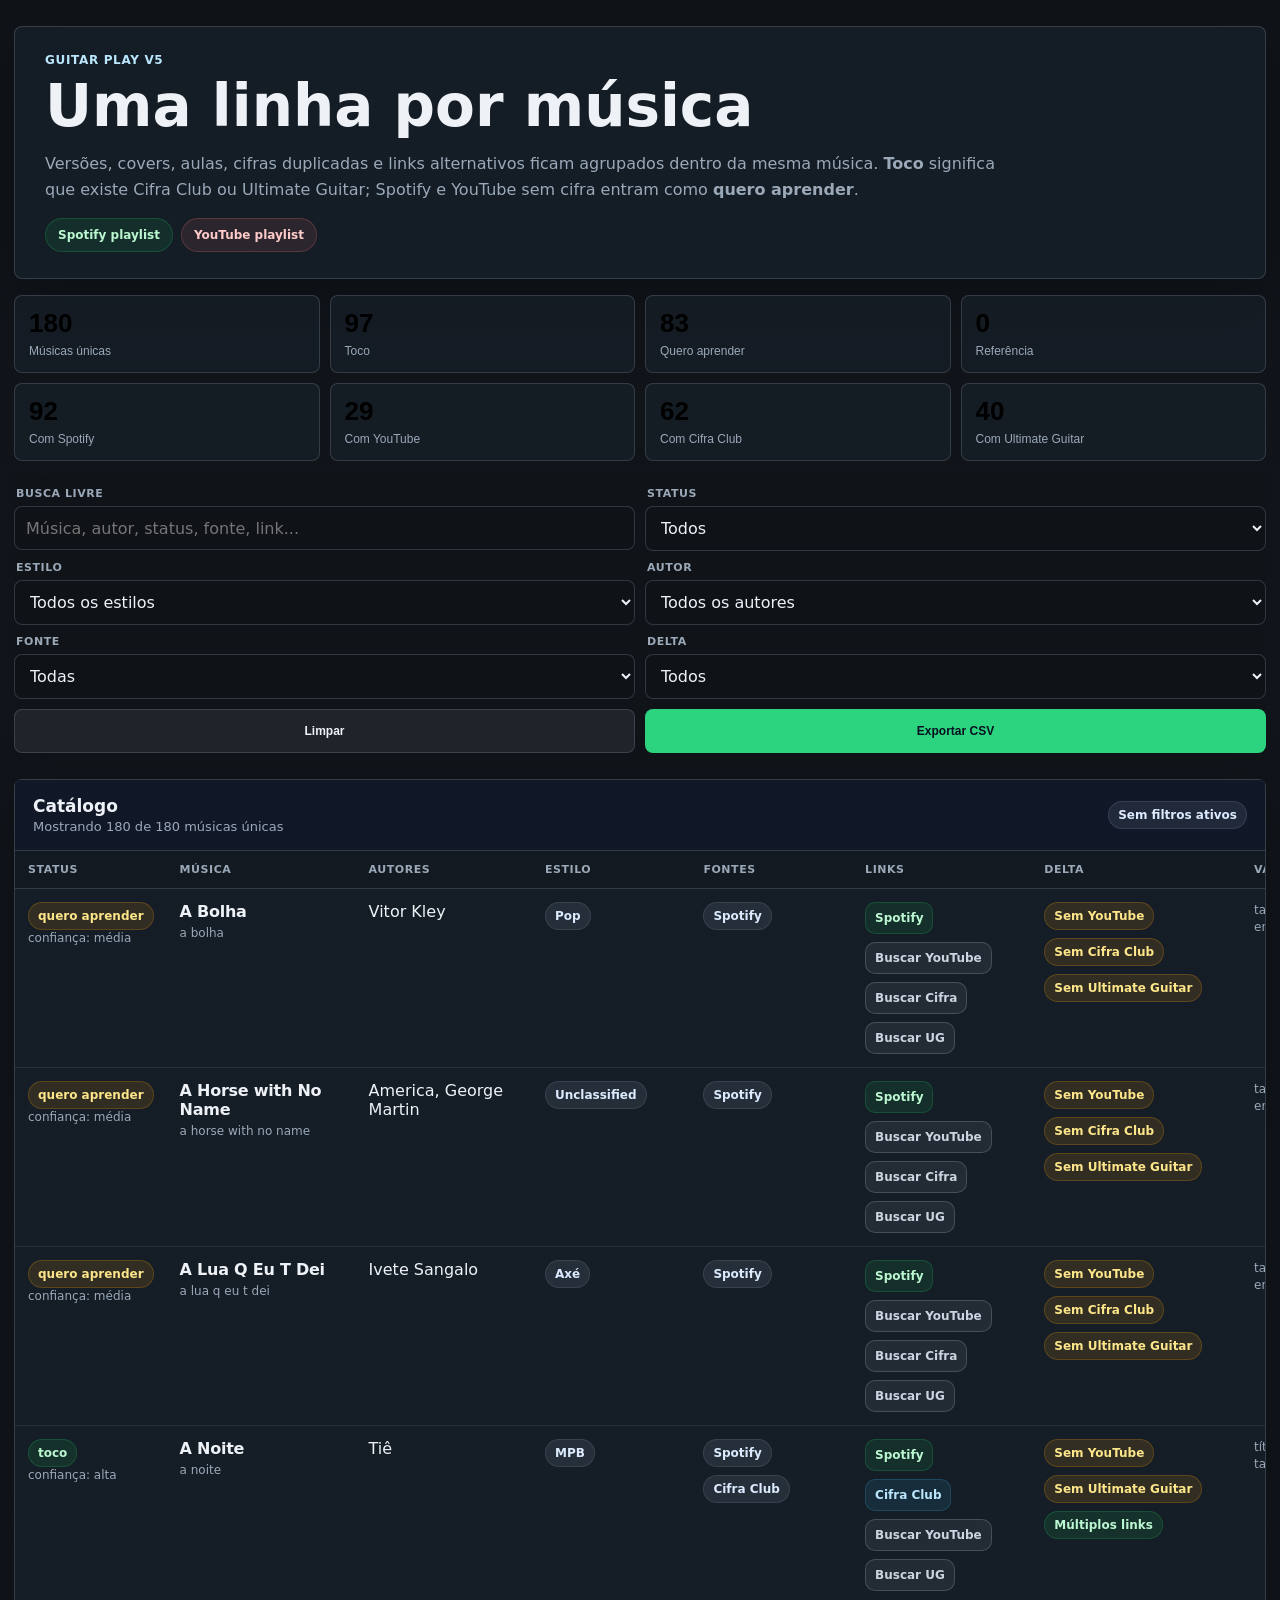
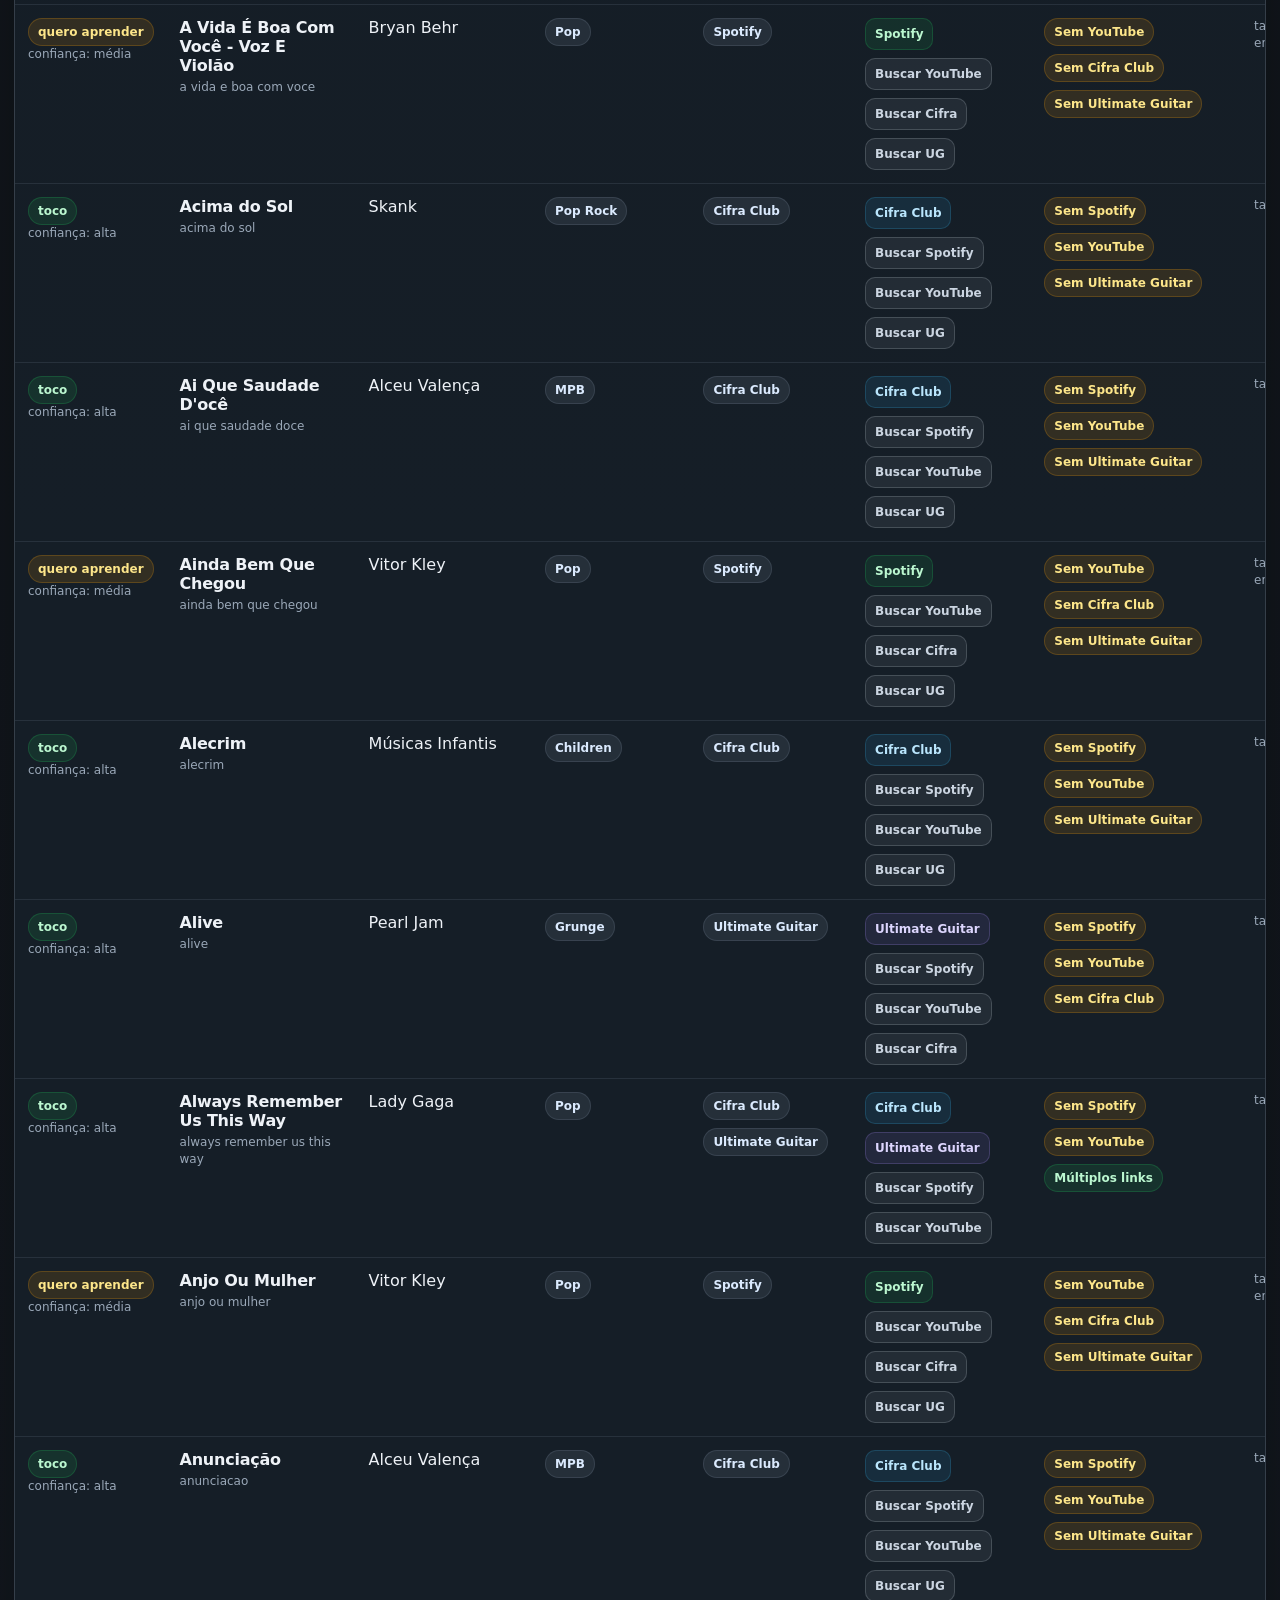
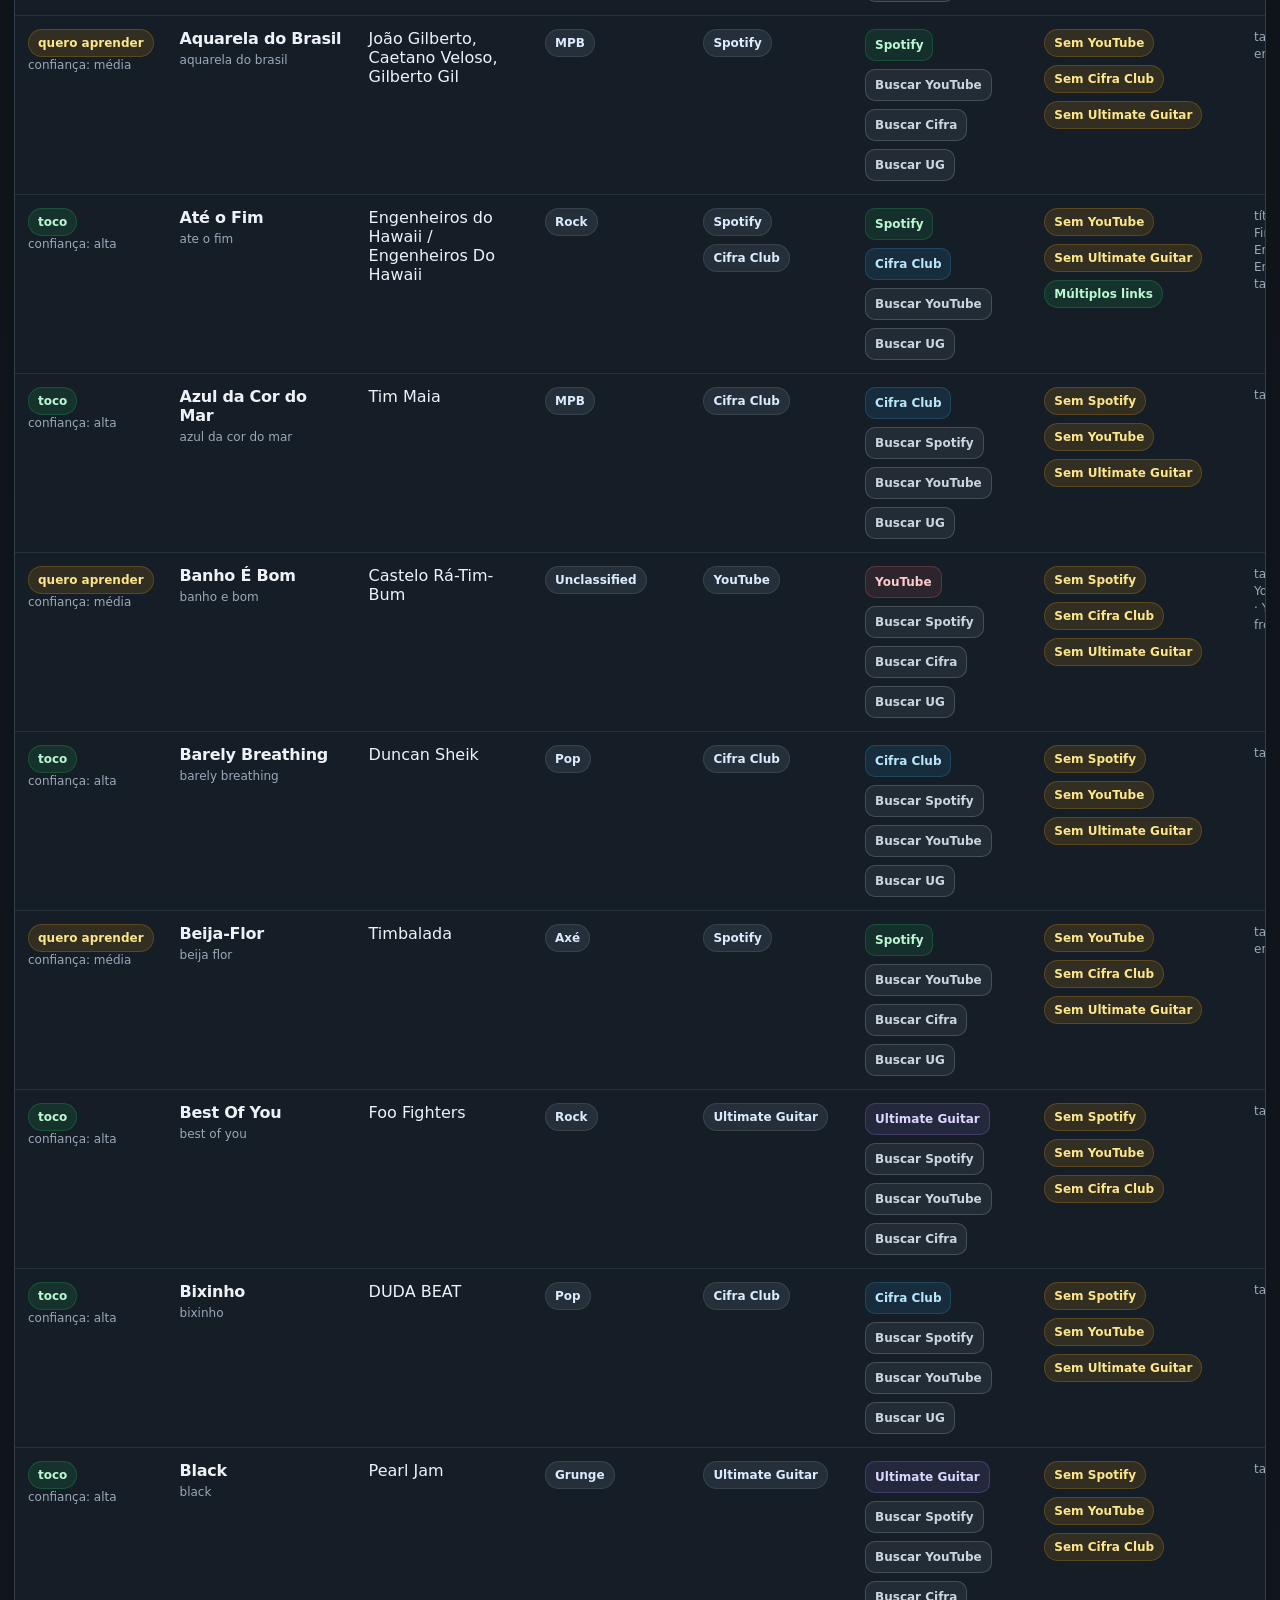
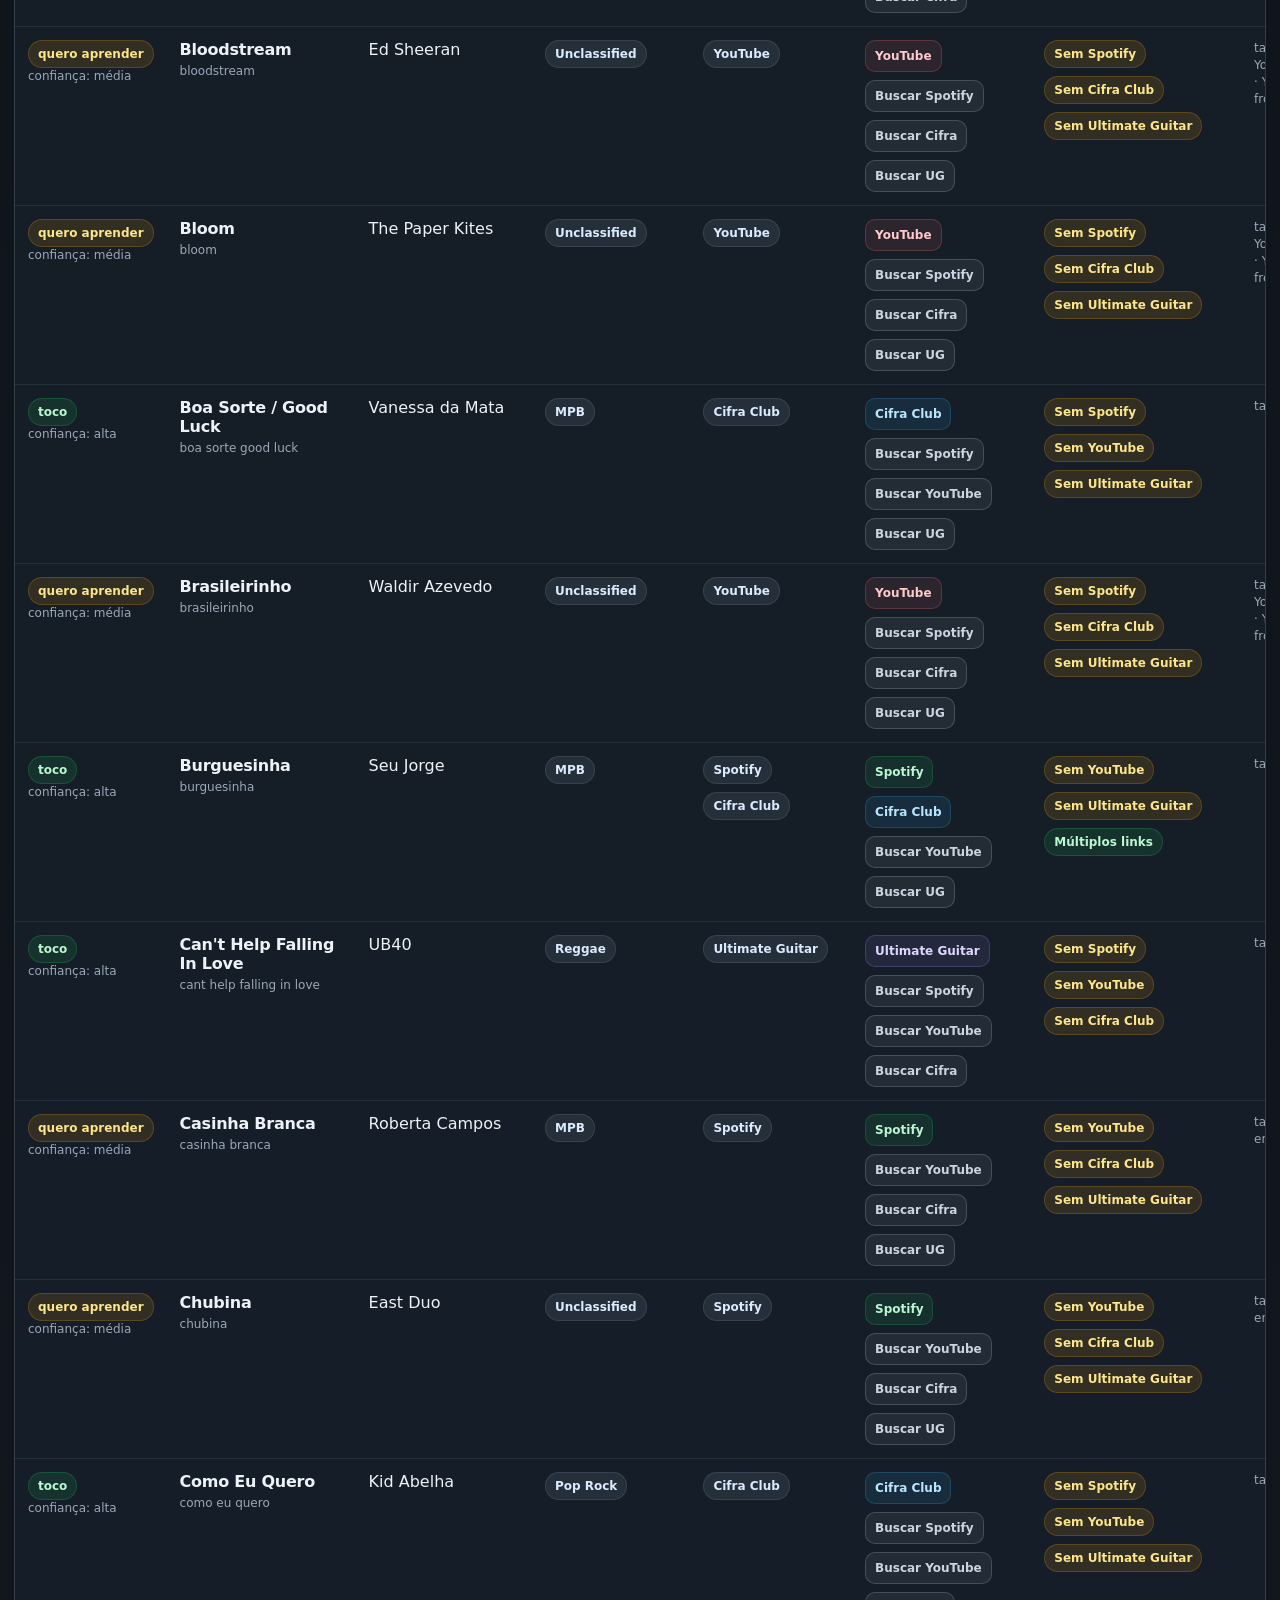
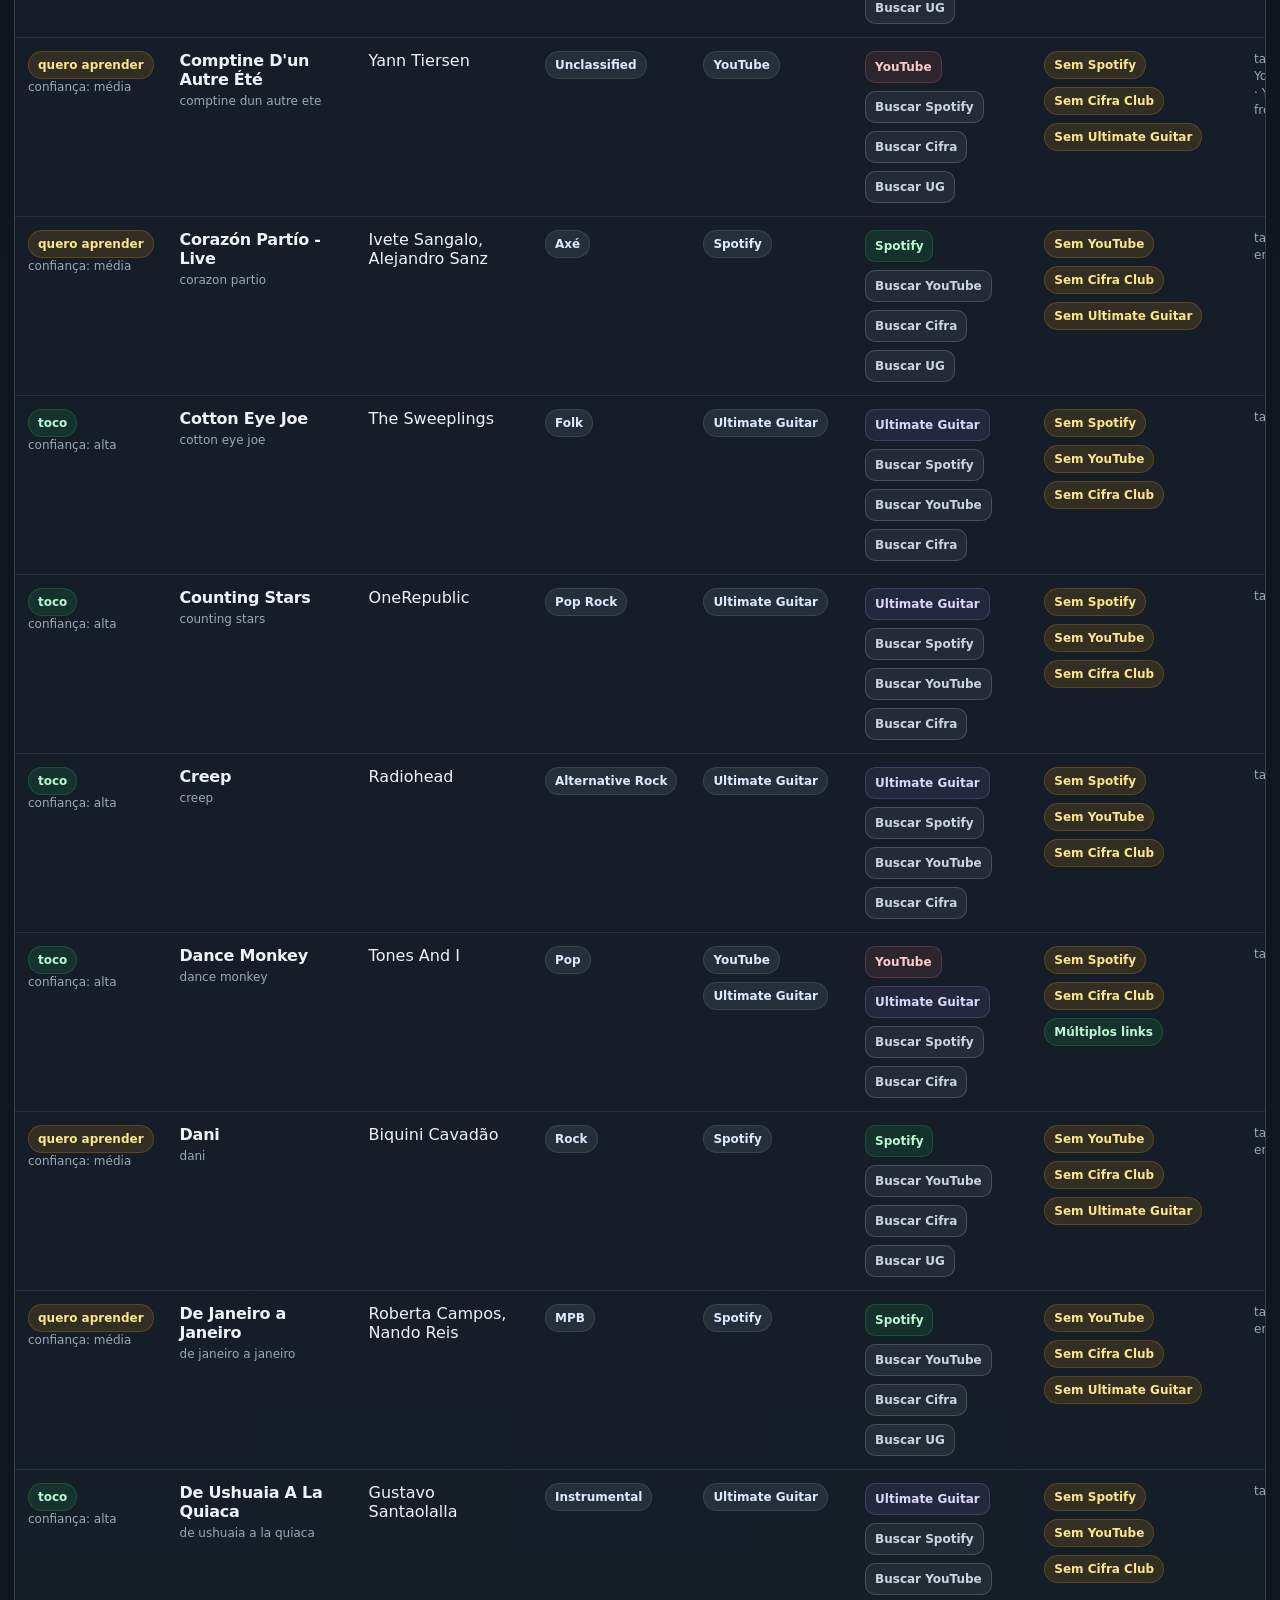
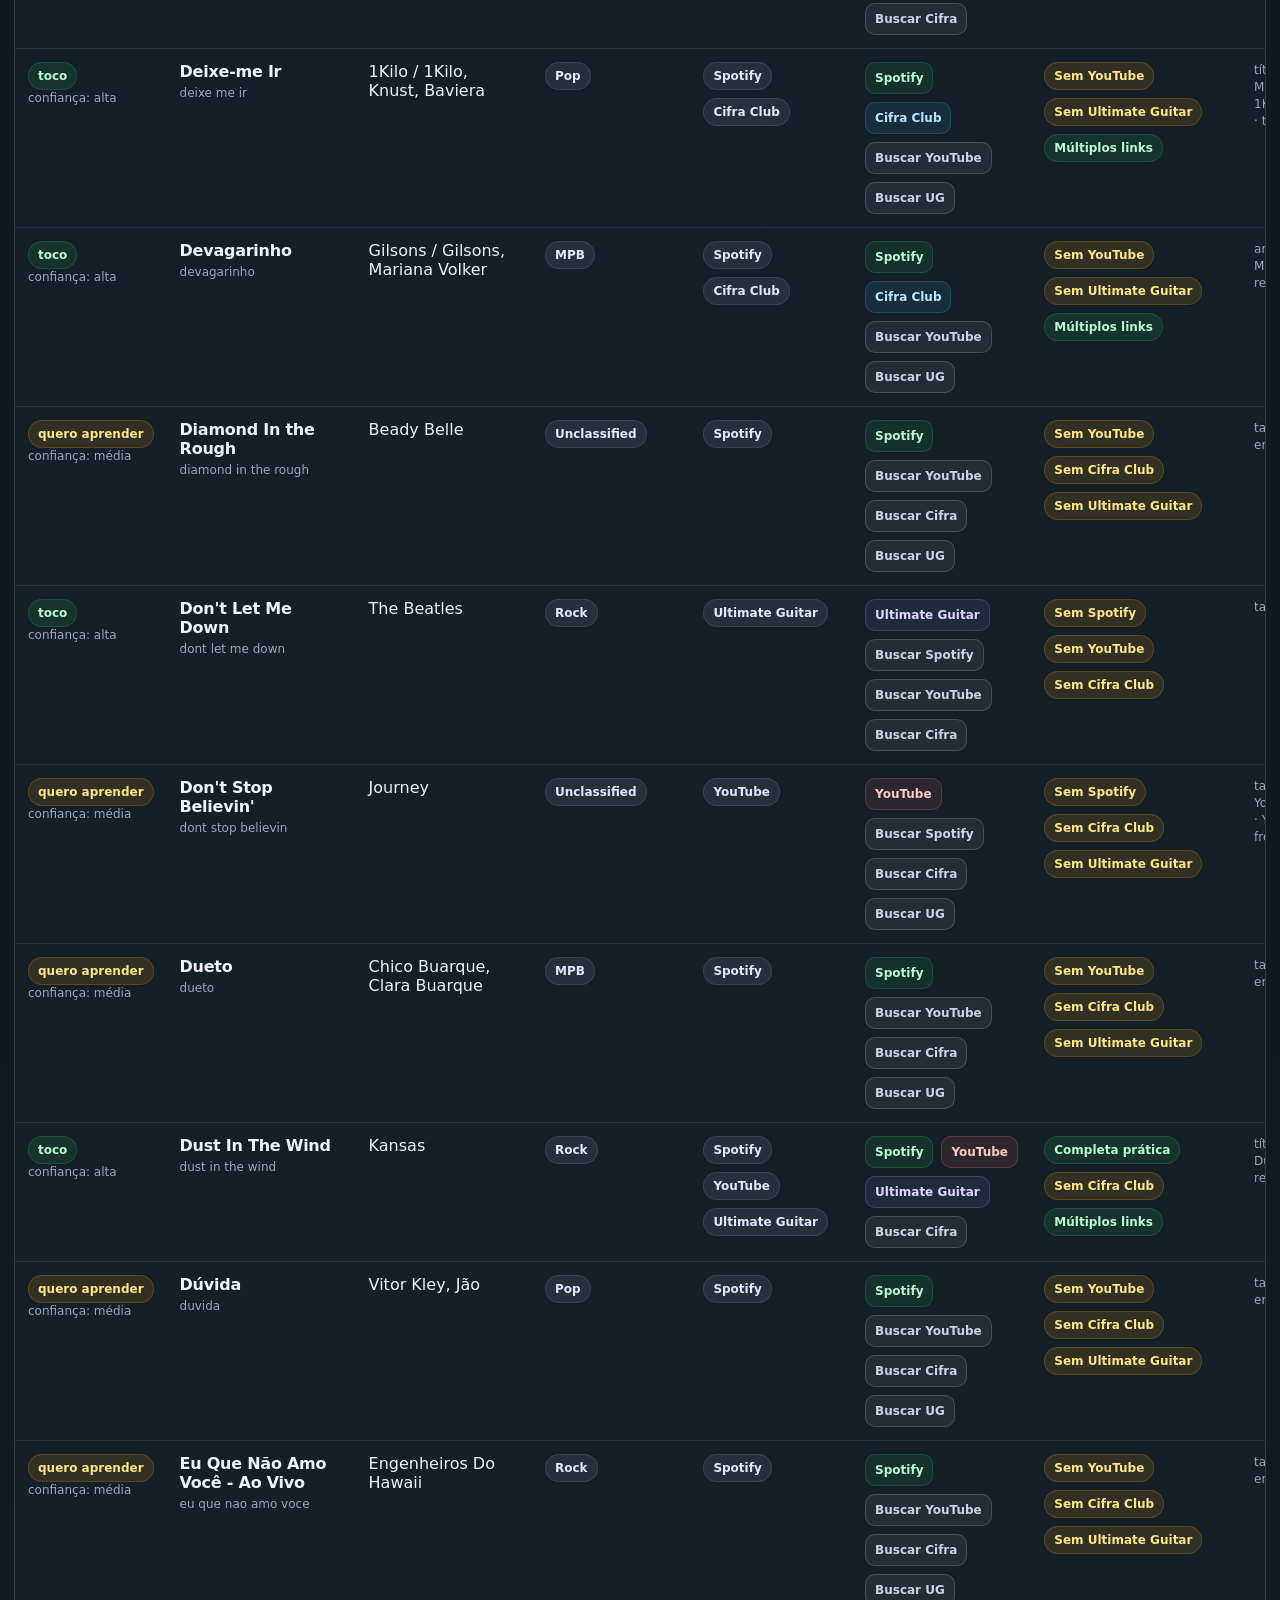
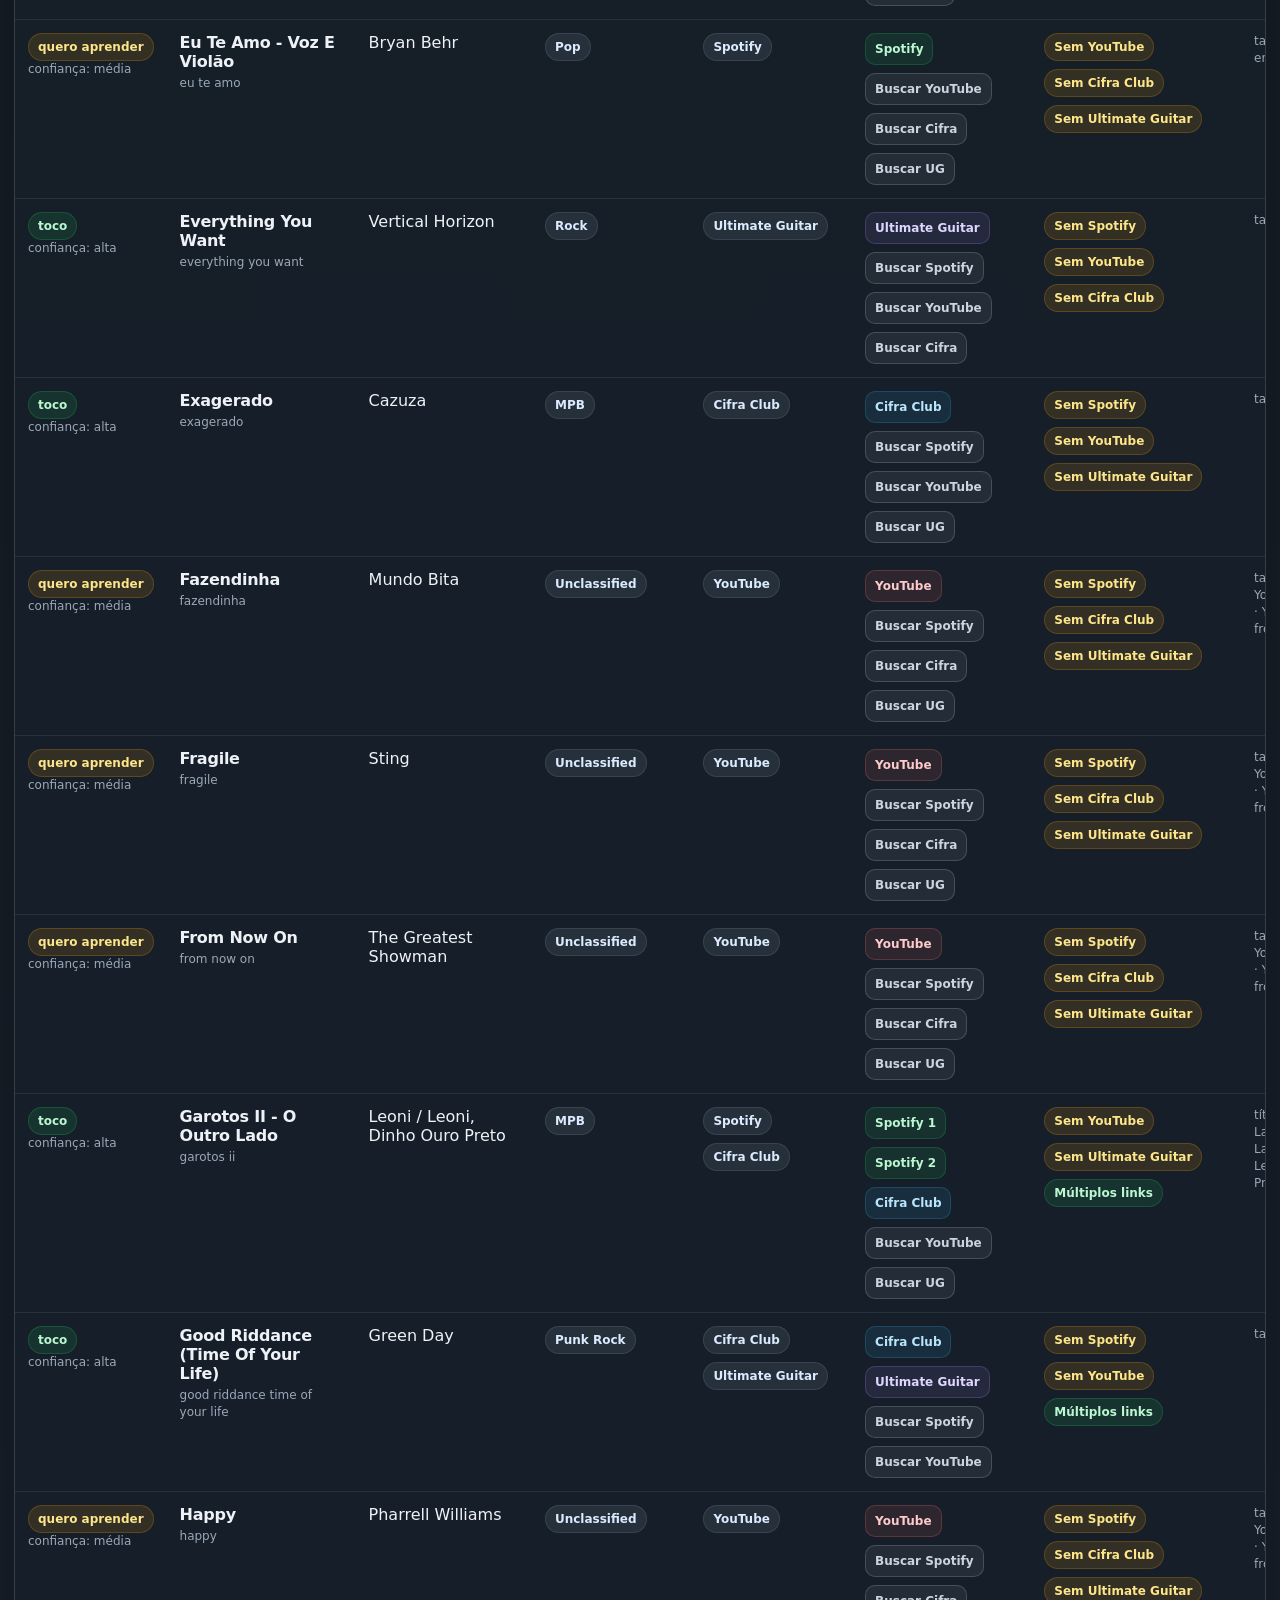
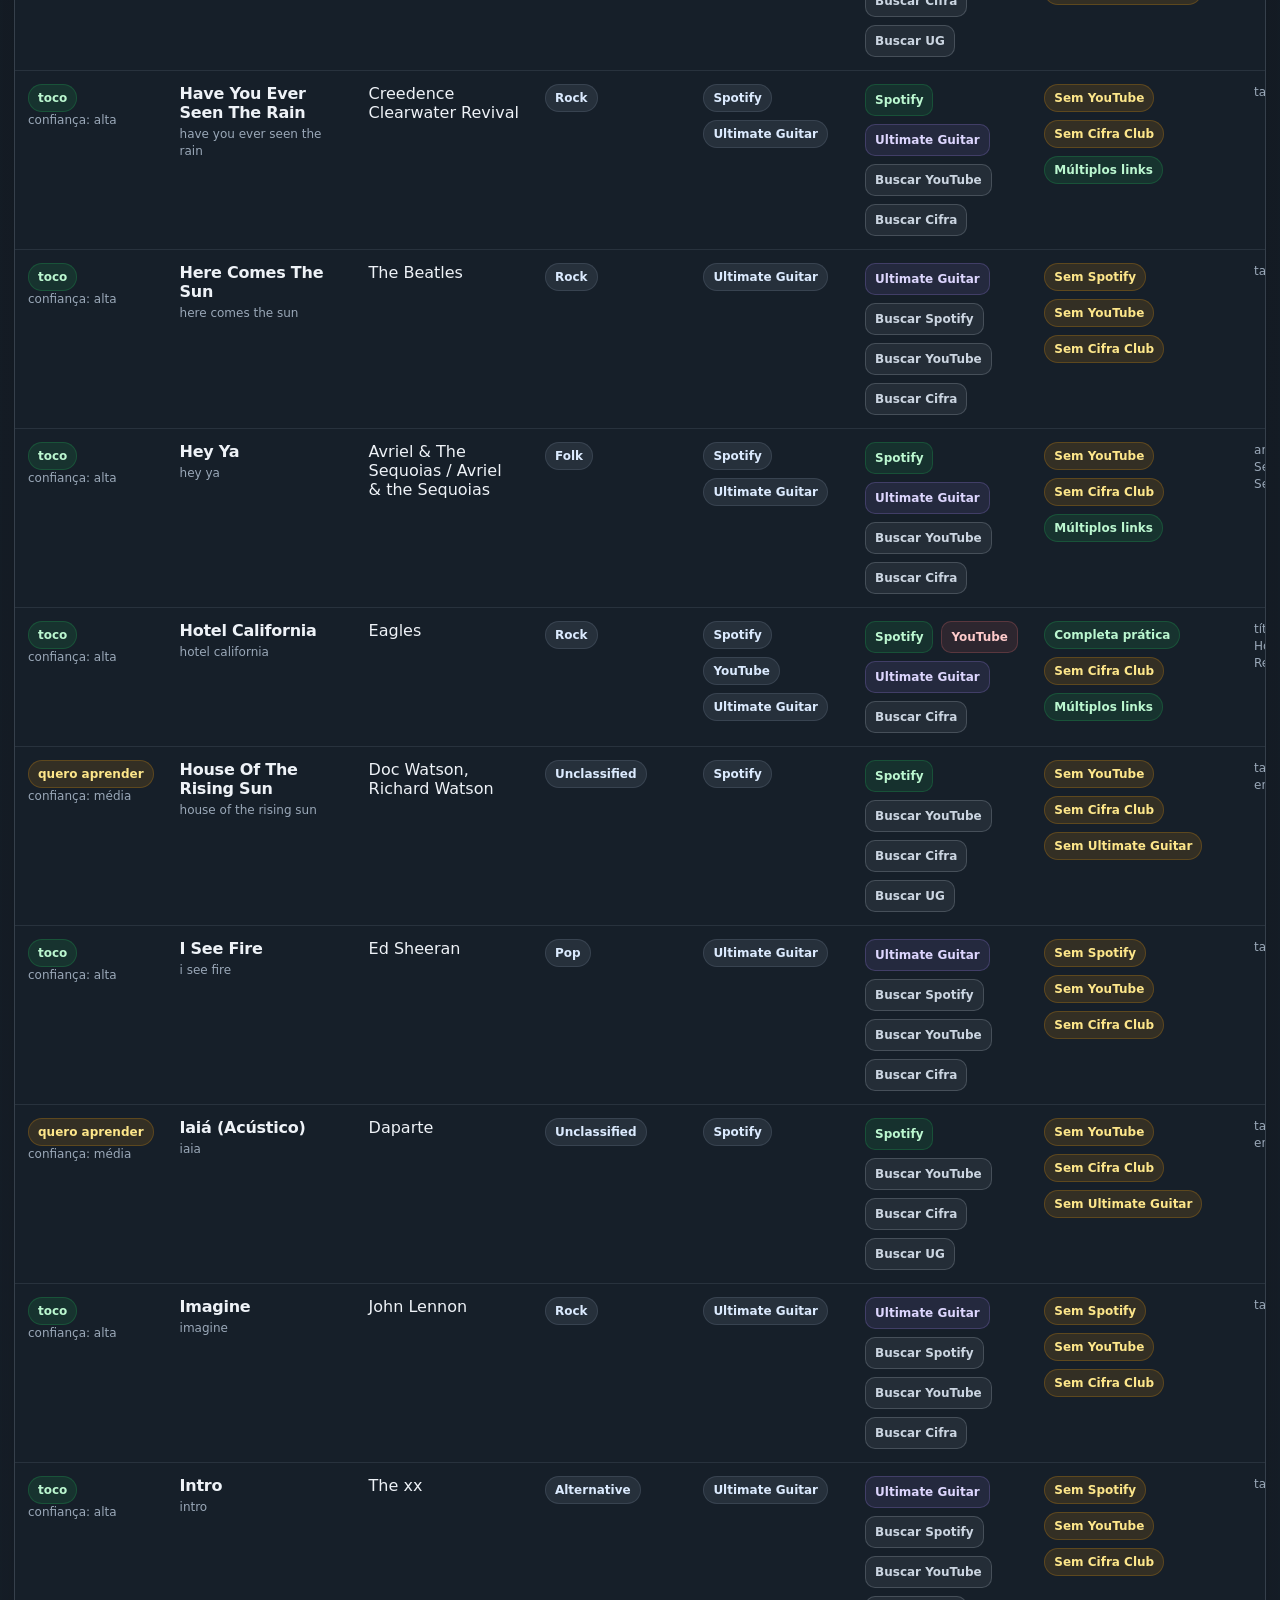
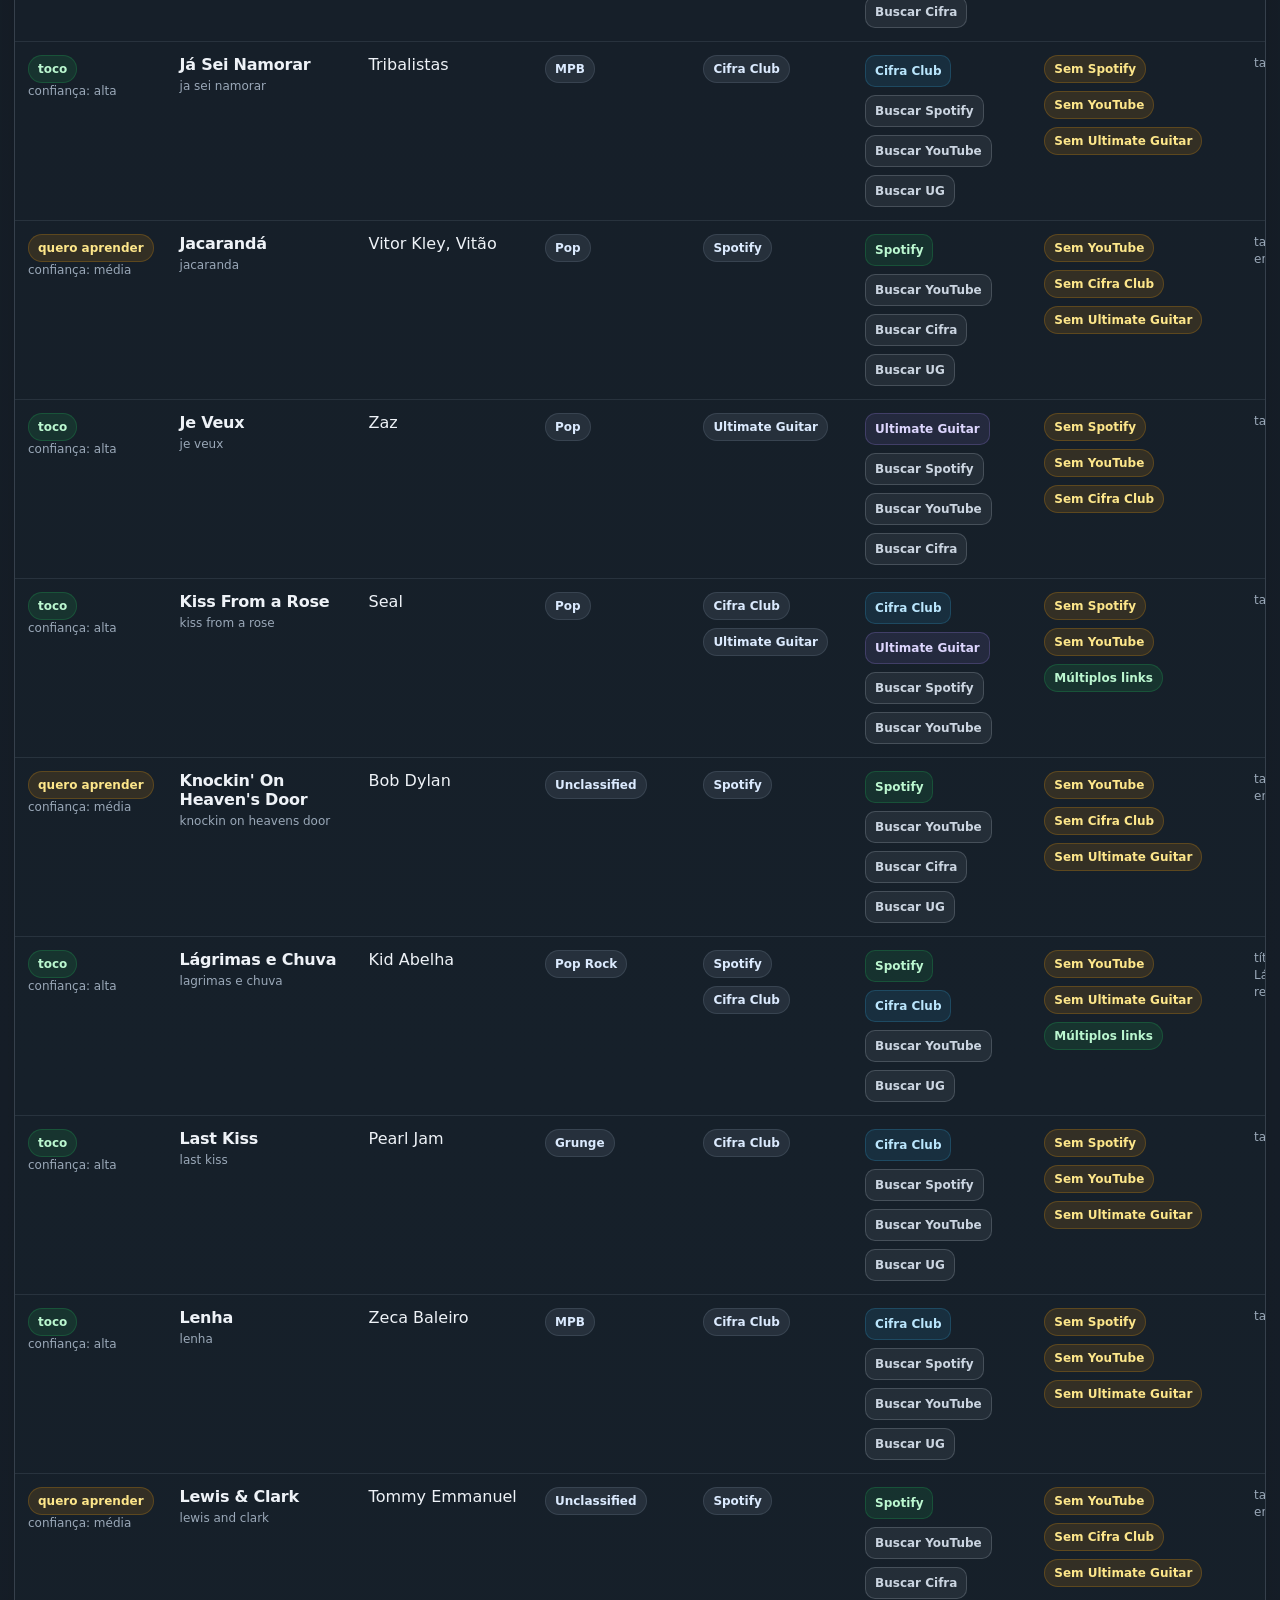
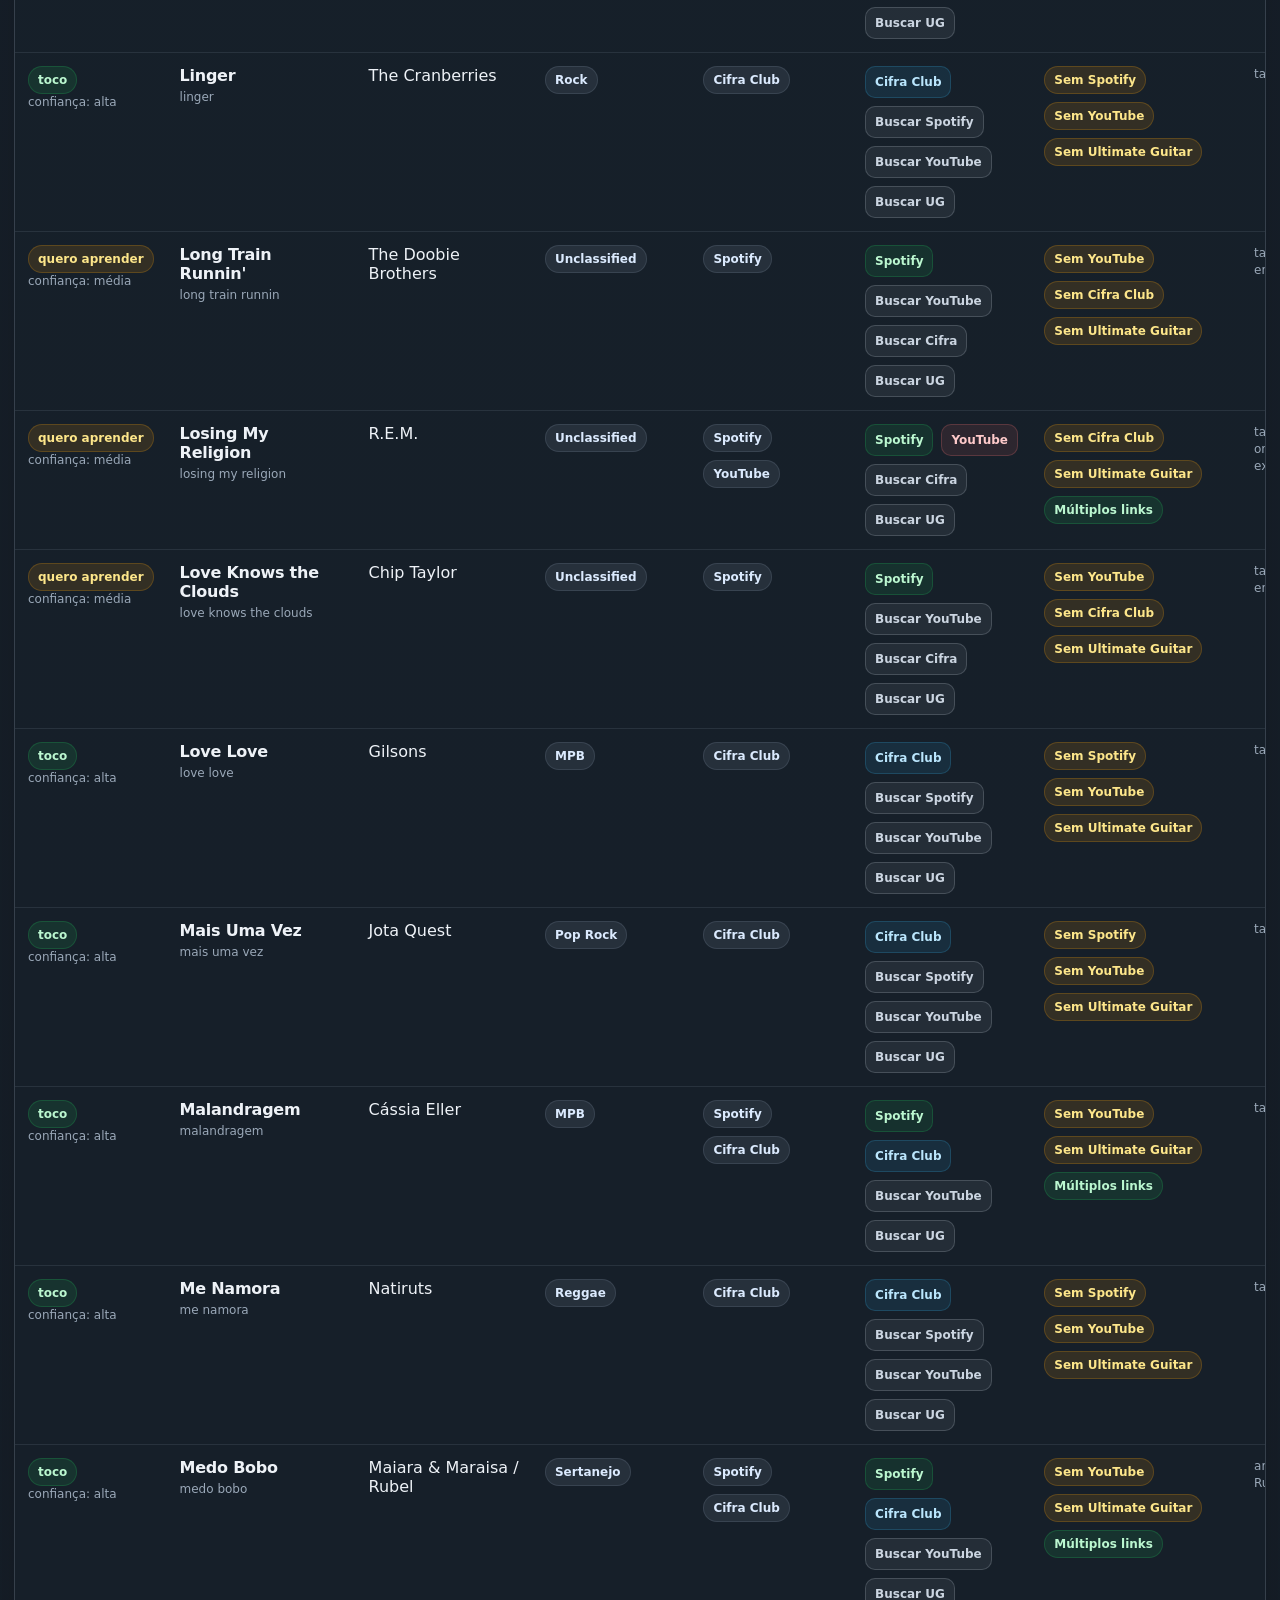
<file: index.html>
<!doctype html>
<html lang="pt-BR">
<head>
<meta charset="utf-8">
<meta name="viewport" content="width=device-width,initial-scale=1">
<title>Guitar play v5</title>
<style>
:root{--bg:#101419;--panel:#17202a;--text:#eef2f7;--muted:#9aa8b8;--line:rgba(154,168,184,.24);--blue:#46b3ff;--green:#2dd47f;--yellow:#f0b429;--red:#fb7185;--purple:#b196ff;--ink:#07111f}
*{box-sizing:border-box}
body{margin:0;background:linear-gradient(180deg,#101419,#18212c 42%,#101419);color:var(--text);font-family:Inter,system-ui,-apple-system,Segoe UI,sans-serif}
a{color:inherit;text-decoration:none}
.app{width:min(1480px,calc(100vw - 28px));margin:auto;padding:26px 0 52px}
.hero,.card{border:1px solid var(--line);border-radius:8px;background:rgba(23,32,42,.82);box-shadow:0 20px 65px rgba(0,0,0,.28)}
.hero{padding:26px 30px;margin-bottom:16px}
.eyebrow{color:#bae6fd;font-weight:850;text-transform:uppercase;letter-spacing:.055em;font-size:12px;margin-bottom:10px}
h1{font-size:clamp(34px,5vw,58px);line-height:1;margin:0 0 12px}
.lead{color:var(--muted);line-height:1.6;max-width:980px}
.row{display:flex;flex-wrap:wrap;gap:8px}
.playlists{margin-top:16px}
.pill,.btn{display:inline-flex;align-items:center;justify-content:center;border:1px solid rgba(56,189,248,.25);background:rgba(56,189,248,.10);color:#bae6fd;border-radius:999px;padding:9px 12px;font-weight:850;font-size:12px;cursor:pointer}
.btn{border-radius:8px;color:var(--text);background:rgba(154,168,184,.11);border-color:var(--line);min-height:44px}
.btn.primary{border:0;color:var(--ink);background:var(--green)}
.stats{display:grid;grid-template-columns:repeat(8,1fr);gap:10px;margin-bottom:16px}
.stat{border:1px solid var(--line);background:rgba(23,32,42,.7);border-radius:8px;padding:14px;text-align:left}
.stat[data-filter]{cursor:pointer}
.stat[data-filter]:hover{border-color:rgba(70,179,255,.45);background:rgba(70,179,255,.08)}
.stat strong{display:block;font-size:26px;line-height:1;margin-bottom:7px}
.stat span{color:var(--muted);font-size:12px}
.toolbar{position:sticky;top:0;z-index:5;display:grid;grid-template-columns:1.35fr .58fr .62fr .62fr .62fr .62fr auto auto;gap:10px;margin-bottom:16px;padding:10px 0;background:rgba(16,20,25,.94);backdrop-filter:blur(12px)}
label{display:block;font-size:11px;text-transform:uppercase;letter-spacing:.05em;color:var(--muted);margin:0 0 6px 2px;font-weight:850}
input,select{width:100%;min-height:44px;border:1px solid var(--line);border-radius:8px;background:rgba(16,20,25,.92);color:var(--text);padding:11px;outline:none;font:inherit}
input:focus,select:focus,.btn:focus-visible,.pill:focus-visible,.link:focus-visible{outline:2px solid var(--blue);outline-offset:2px}
.head{display:flex;justify-content:space-between;gap:12px;align-items:center;padding:16px 18px;border-bottom:1px solid var(--line);background:rgba(15,23,42,.64)}
.head h2{margin:0 0 3px;font-size:17px}
.muted{color:var(--muted);font-size:13px}
.wrap{overflow-x:auto}
table{width:100%;border-collapse:collapse;min-width:1420px}
th{text-align:left;padding:12px 13px;color:var(--muted);background:rgba(18,25,33,.96);font-size:11px;text-transform:uppercase;letter-spacing:.05em;border-bottom:1px solid var(--line);white-space:nowrap}
td{padding:13px;vertical-align:top;border-bottom:1px solid rgba(148,163,184,.14)}
tr:hover td{background:rgba(56,189,248,.04)}
.song{font-weight:900;letter-spacing:-.015em;margin-bottom:4px}
.small{color:var(--muted);font-size:12px;line-height:1.42}
.chip{display:inline-flex;align-items:center;border-radius:999px;padding:7px 9px;background:rgba(148,163,184,.13);border:1px solid rgba(148,163,184,.17);color:#dbeafe;font-size:12px;font-weight:800;line-height:1;white-space:nowrap}
.ok{color:#bbf7d0;border-color:rgba(34,197,94,.22);background:rgba(34,197,94,.12)}
.warn{color:#fde68a;border-color:rgba(245,158,11,.22);background:rgba(245,158,11,.13)}
.bad{color:#fecdd3;border-color:rgba(251,113,133,.22);background:rgba(251,113,133,.12)}
.lesson{color:#ddd6fe;border-color:rgba(167,139,250,.22);background:rgba(167,139,250,.12)}
.link{display:inline-flex;border-radius:10px;padding:8px 9px;border:1px solid rgba(56,189,248,.19);background:rgba(56,189,248,.1);color:#bae6fd;font-size:12px;font-weight:850;white-space:nowrap}
.spotify{color:#bbf7d0;border-color:rgba(34,197,94,.22);background:rgba(34,197,94,.11)}
.youtube{color:#fecaca;border-color:rgba(248,113,113,.22);background:rgba(248,113,113,.10)}
.ug{color:#ddd6fe;border-color:rgba(167,139,250,.22);background:rgba(167,139,250,.10)}
.lookup{color:#cbd5e1;border-color:rgba(203,213,225,.2);background:rgba(203,213,225,.08)}
.empty{text-align:center;padding:34px;color:var(--muted)}
details{margin-top:16px}
summary{cursor:pointer;padding:14px 16px;font-weight:850;color:#dbeafe}
pre{white-space:pre-wrap;overflow-x:auto;color:#cbd5e1;padding:0 16px 16px;margin:0;font-size:12px;line-height:1.5}
@media(max-width:1320px){.stats{grid-template-columns:repeat(4,1fr)}.toolbar{grid-template-columns:1fr 1fr}}
@media(max-width:760px){.app{width:min(100vw - 18px,1480px);padding-top:10px}.hero{padding:21px}.stats,.toolbar{grid-template-columns:1fr}.toolbar{position:static}.head{align-items:flex-start;flex-direction:column}}
</style>
</head>
<body>
<main class="app">
<section class="hero">
<div class="eyebrow">Guitar play v5</div>
<h1>Uma linha por música</h1>
<p class="lead">Versões, covers, aulas, cifras duplicadas e links alternativos ficam agrupados dentro da mesma música. <strong>Toco</strong> significa que existe Cifra Club ou Ultimate Guitar; Spotify e YouTube sem cifra entram como <strong>quero aprender</strong>.</p>
<div class="row playlists" id="playlists"></div>
</section>

<section class="stats" id="stats"></section>

<section class="toolbar">
<div><label>Busca livre</label><input id="q" type="search" placeholder="Música, autor, status, fonte, link..."></div>
<div><label>Status</label><select id="status"><option value="">Todos</option><option>toco</option><option>quero aprender</option><option>referência</option></select></div>
<div><label>Estilo</label><select id="style"></select></div>
<div><label>Autor</label><select id="artist"></select></div>
<div><label>Fonte</label><select id="source"><option value="">Todas</option><option value="spotify">Spotify</option><option value="youtube">YouTube</option><option value="cifraClub">Cifra Club</option><option value="ultimateGuitar">Ultimate Guitar</option></select></div>
<div><label>Delta</label><select id="delta"><option value="">Todos</option><option value="spotify-no-tab">Spotify sem cifra</option><option value="spotify-with-tab">Spotify com cifra</option><option value="tab-no-spotify">Cifra fora do Spotify</option><option value="youtube-no-tab">YouTube sem cifra</option><option value="youtube-with-tab">YouTube com cifra</option><option value="multi-links">Múltiplos links</option><option value="no-tab">Sem cifra</option><option value="complete">Spotify + YouTube + cifra</option></select></div>
<button class="btn" id="reset" type="button">Limpar</button>
<button class="btn primary" id="csv" type="button">Exportar CSV</button>
</section>

<section class="card">
<div class="head"><div><h2>Catálogo</h2><div class="muted" id="count"></div></div><div class="row" id="active"></div></div>
<div class="wrap"><table><thead><tr><th>Status</th><th>Música</th><th>Autores</th><th>Estilo</th><th>Fontes</th><th>Links</th><th>Delta</th><th>Variantes/notas</th></tr></thead><tbody id="rows"></tbody></table></div>
<div id="empty" class="empty" hidden>Nenhum item encontrado.</div>
</section>

<details class="card"><summary>Ver JSON carregado</summary><pre id="json"></pre></details>
</main>

<script>
let APP_DATA = null;
let songs = [];
const DATA_URL = "guitar-play-data.json";
const FIELDS = {spotify:"spotifyUrls", youtube:"youtubeUrls", cifraClub:"cifraClubUrls", ultimateGuitar:"ultimateGuitarUrls"};
const LABELS = {spotify:"Spotify", youtube:"YouTube", cifraClub:"Cifra Club", ultimateGuitar:"Ultimate Guitar"};
const el = {
  q:document.getElementById("q"), status:document.getElementById("status"), style:document.getElementById("style"),
  artist:document.getElementById("artist"), source:document.getElementById("source"), delta:document.getElementById("delta"),
  reset:document.getElementById("reset"), csv:document.getElementById("csv"), rows:document.getElementById("rows"),
  empty:document.getElementById("empty"), count:document.getElementById("count"), active:document.getElementById("active"),
  stats:document.getElementById("stats"), playlists:document.getElementById("playlists"), json:document.getElementById("json")
};

function esc(x){return String(x ?? "").replaceAll("&","&amp;").replaceAll("<","&lt;").replaceAll(">","&gt;").replaceAll('"',"&quot;").replaceAll("'","&#039;");}
function norm(x){return String(x || "").normalize("NFD").replace(/[\u0300-\u036f]/g,"").toLowerCase().replace(/[^a-z0-9]+/g," ").replace(/\s+/g," ").trim();}
function uniq(a){return [...new Set((a || []).filter(Boolean))];}
function blob(s){
  const lookups = Object.values(s.lookupUrls || {}).flat();
  return norm([s.status,s.statusConfidence,s.canonicalTitle,s.title,...(s.titleVariants||[]),s.artist,...(s.artists||[]),s.style,...(s.sources||[]),...(s.tags||[]),...(s.notes||[]),...(s.spotifyUrls||[]),...(s.youtubeUrls||[]),...(s.cifraClubUrls||[]),...(s.ultimateGuitarUrls||[]),...lookups].join(" "));
}
function derivedStatus(s){
  if((s.cifraClubUrls || []).length || (s.ultimateGuitarUrls || []).length) return "toco";
  if((s.youtubeUrls || []).length || (s.spotifyUrls || []).length) return "quero aprender";
  return "referência";
}
function prepareSongs(data){
  return (data.songs || []).map(s => ({...s, status:derivedStatus(s), blob:blob({...s,status:derivedStatus(s)})}));
}

function fillOptions(sel,label,vals){
  const cur = sel.value;
  sel.innerHTML = `<option value="">${esc(label)}</option>` + vals.map(v => `<option>${esc(v)}</option>`).join("");
  if(vals.includes(cur)) sel.value = cur;
}
function setup(){
  fillOptions(el.style,"Todos os estilos",uniq(songs.map(s => s.style || "Unclassified")).sort((a,b)=>a.localeCompare(b,"pt-BR")));
  fillOptions(el.artist,"Todos os autores",uniq(songs.flatMap(s => s.artists && s.artists.length ? s.artists : [s.artist])).sort((a,b)=>a.localeCompare(b,"pt-BR")));
}
function renderStats(){
  const c = songs.reduce((acc,song) => {
    acc[song.status] = (acc[song.status] || 0) + 1;
    return acc;
  }, {});
  const sourceCount = source => songs.filter(song => has(song,source)).length;
  const cards = [
    ["Músicas únicas",songs.length,""],["Toco",c.toco||0,"toco"],["Quero aprender",c["quero aprender"]||0,"quero aprender"],["Referência",c["referência"]||0,"referência"],
    ["Com Spotify",sourceCount("spotify"),"source:spotify"],["Com YouTube",sourceCount("youtube"),"source:youtube"],["Com Cifra Club",sourceCount("cifraClub"),"source:cifraClub"],["Com Ultimate Guitar",sourceCount("ultimateGuitar"),"source:ultimateGuitar"]
  ];
  el.stats.innerHTML = cards.map(([l,v,f]) => `<button class="stat" type="button" data-filter="${esc(f)}"><strong>${v}</strong><span>${esc(l)}</span></button>`).join("");
  el.stats.querySelectorAll("[data-filter]").forEach(card => {
    card.onclick = () => {
      const f = card.dataset.filter;
      if(!f){el.status.value = ""; el.source.value = "";}
      else if(f.startsWith("source:")){el.source.value = f.split(":")[1]; el.status.value = "";}
      else{el.status.value = f; el.source.value = "";}
      render();
    };
  });
}
function renderPlaylists(){
  const m = APP_DATA.meta;
  const items = [["Spotify playlist",m.spotifyPlaylistUrl,"spotify"],["YouTube playlist",m.youtubePlaylistUrl,"youtube"]];
  el.playlists.innerHTML = items.filter(x => x[1]).map(([l,u,c]) => `<a class="pill ${c}" href="${esc(u)}" target="_blank" rel="noopener noreferrer">${esc(l)}</a>`).join("");
}
function has(s,source){return (s[FIELDS[source]] || []).length > 0;}
function matchDelta(s,d){
  const sp = has(s,"spotify"), yt = has(s,"youtube"), tab = has(s,"cifraClub") || has(s,"ultimateGuitar");
  const linkCount = ["spotifyUrls","youtubeUrls","cifraClubUrls","ultimateGuitarUrls"].reduce((n,f) => n + (s[f] || []).length, 0);
  if(!d) return true;
  if(d === "spotify-no-tab") return sp && !tab;
  if(d === "spotify-with-tab") return sp && tab;
  if(d === "tab-no-spotify") return tab && !sp;
  if(d === "youtube-no-tab") return yt && !tab;
  if(d === "youtube-with-tab") return yt && tab;
  if(d === "multi-links") return linkCount > 1;
  if(d === "no-tab") return !tab;
  if(d === "complete") return sp && yt && tab;
  return true;
}
function filtered(){
  const q = norm(el.q.value), st = el.status.value, style = el.style.value, artist = el.artist.value, src = el.source.value, d = el.delta.value;
  return songs.filter(s => {
    if(q && !s.blob.includes(q)) return false;
    if(st && s.status !== st) return false;
    if(style && s.style !== style) return false;
    if(artist && !(s.artists || [s.artist]).includes(artist)) return false;
    if(src && !has(s,src)) return false;
    return matchDelta(s,d);
  });
}
function chips(items,cls=""){
  items = items || [];
  return items.length ? `<div class="row">${items.map(i => `<span class="chip ${cls}">${esc(i)}</span>`).join("")}</div>` : `<span class="chip bad">Nenhuma</span>`;
}
function statusChip(s){
  const cls = s.status === "referência" ? "lesson" : s.status === "quero aprender" ? "warn" : s.status === "toco" ? "ok" : "";
  return `<span class="chip ${cls}">${esc(s.status)}</span><div class="small">confiança: ${esc(s.statusConfidence)}</div>`;
}
function linkList(s){
  const links = [];
  (s.spotifyUrls || []).forEach((u,i) => links.push(["Spotify" + ((s.spotifyUrls || []).length > 1 ? ` ${i+1}` : ""),u,"spotify"]));
  (s.youtubeUrls || []).forEach((u,i) => links.push(["YouTube" + ((s.youtubeUrls || []).length > 1 ? ` ${i+1}` : ""),u,"youtube"]));
  (s.cifraClubUrls || []).forEach((u,i) => links.push(["Cifra Club" + ((s.cifraClubUrls || []).length > 1 ? ` ${i+1}` : ""),u,""]));
  (s.ultimateGuitarUrls || []).forEach((u,i) => links.push(["Ultimate Guitar" + ((s.ultimateGuitarUrls || []).length > 1 ? ` ${i+1}` : ""),u,"ug"]));
  const lookup = s.lookupUrls || {};
  (lookup.spotify || []).forEach(u => links.push(["Buscar Spotify",u,"lookup"]));
  (lookup.youtube || []).forEach(u => links.push(["Buscar YouTube",u,"lookup"]));
  (lookup.cifraClub || []).forEach(u => links.push(["Buscar Cifra",u,"lookup"]));
  (lookup.ultimateGuitar || []).forEach(u => links.push(["Buscar UG",u,"lookup"]));
  return links.length ? `<div class="row">${links.map(([l,u,c]) => `<a class="link ${c}" href="${esc(u)}" target="_blank" rel="noopener noreferrer">${esc(l)}</a>`).join("")}</div>` : `<span class="chip bad">Sem link</span>`;
}
function deltaCell(s){
  const out = [];
  if(!has(s,"spotify")) out.push(["Sem Spotify","warn"]);
  if(!has(s,"youtube")) out.push(["Sem YouTube","warn"]);
  if(!has(s,"cifraClub")) out.push(["Sem Cifra Club","warn"]);
  if(!has(s,"ultimateGuitar")) out.push(["Sem Ultimate Guitar","warn"]);
  if(has(s,"spotify") && has(s,"youtube") && (has(s,"cifraClub") || has(s,"ultimateGuitar"))) out.unshift(["Completa prática","ok"]);
  if((s.linkCount || 0) > 1) out.push(["Múltiplos links","ok"]);
  return `<div class="row">${out.map(([l,c]) => `<span class="chip ${c}">${esc(l)}</span>`).join("")}</div>`;
}
function notes(s){
  const n = [];
  if((s.titleVariants || []).length > 1) n.push("títulos: " + s.titleVariants.slice(0,5).join(" | "));
  if((s.artists || []).length > 1) n.push("artistas: " + s.artists.slice(0,5).join(" | "));
  if(s.tags) n.push("tags: " + s.tags.join(", "));
  if(s.notes) n.push(...s.notes);
  return n.length ? `<div class="small">${esc(uniq(n).slice(0,4).join(" · "))}</div>` : `<div class="small">—</div>`;
}
function render(){
  const rows = filtered();
  el.rows.innerHTML = rows.map(s => `<tr>
    <td>${statusChip(s)}</td>
    <td><div class="song">${esc(s.title)}</div><div class="small">${esc(s.canonicalTitle || "")}</div></td>
    <td>${esc((s.artists || [s.artist]).join(" / "))}</td>
    <td>${chips([s.style || "Unclassified"])}</td>
    <td>${chips(s.sources)}</td>
    <td>${linkList(s)}</td>
    <td>${deltaCell(s)}</td>
    <td>${notes(s)}</td>
  </tr>`).join("");
  el.empty.hidden = rows.length > 0;
  el.count.textContent = `Mostrando ${rows.length} de ${songs.length} músicas únicas`;
  const active = [];
  if(el.q.value) active.push("Texto: " + el.q.value);
  if(el.status.value) active.push("Status: " + el.status.value);
  if(el.style.value) active.push("Estilo: " + el.style.value);
  if(el.artist.value) active.push("Autor: " + el.artist.value);
  if(el.source.value) active.push("Fonte: " + LABELS[el.source.value]);
  if(el.delta.value) active.push("Delta: " + el.delta.options[el.delta.selectedIndex].text);
  el.active.innerHTML = active.length ? active.map(x => `<span class="chip ok">${esc(x)}</span>`).join("") : `<span class="chip">Sem filtros ativos</span>`;
}
function exportCsv(){
  const rows = filtered();
  const head = ["status","title","artist","style","sources","spotifyUrls","youtubeUrls","cifraClubUrls","ultimateGuitarUrls","lookupUrls"];
  const csv = [head.join(",")].concat(rows.map(s => head.map(f => {
    let v = s[f] || "";
    if(Array.isArray(v)) v = v.join(" | ");
    else if(v && typeof v === "object") v = Object.entries(v).flatMap(([k,vals]) => (vals || []).map(u => `${k}: ${u}`)).join(" | ");
    return `"${String(v).replaceAll('"','""')}"`;
  }).join(","))).join("\\n");
  const b = new Blob([csv],{type:"text/csv;charset=utf-8"});
  const u = URL.createObjectURL(b);
  const a = document.createElement("a");
  a.href = u;
  a.download = "guitar-play-filtered.csv";
  a.click();
  URL.revokeObjectURL(u);
}
[el.q,el.status,el.style,el.artist,el.source,el.delta].forEach(x => {
  x.addEventListener("input",render);
  x.addEventListener("change",render);
});
el.reset.onclick = () => {
  el.q.value = "";
  el.status.value = "";
  el.style.value = "";
  el.artist.value = "";
  el.source.value = "";
  el.delta.value = "";
  render();
};
el.csv.onclick = exportCsv;
async function init(){
  try{
    const response = await fetch(DATA_URL,{cache:"no-store"});
    if(!response.ok) throw new Error(`HTTP ${response.status}`);
    APP_DATA = await response.json();
    songs = prepareSongs(APP_DATA);
    renderPlaylists();
    renderStats();
    setup();
    render();
    el.json.textContent = JSON.stringify(APP_DATA,null,2);
  }catch(err){
    console.error(err);
    el.rows.innerHTML = "";
    el.empty.hidden = false;
    el.empty.textContent = `Não foi possível carregar ${DATA_URL}. Sirva esta pasta com um servidor local ou GitHub Pages.`;
    el.count.textContent = "Dados não carregados";
    el.json.textContent = String(err && err.message ? err.message : err);
  }
}
init();
</script>
</body>
</html>
</file>
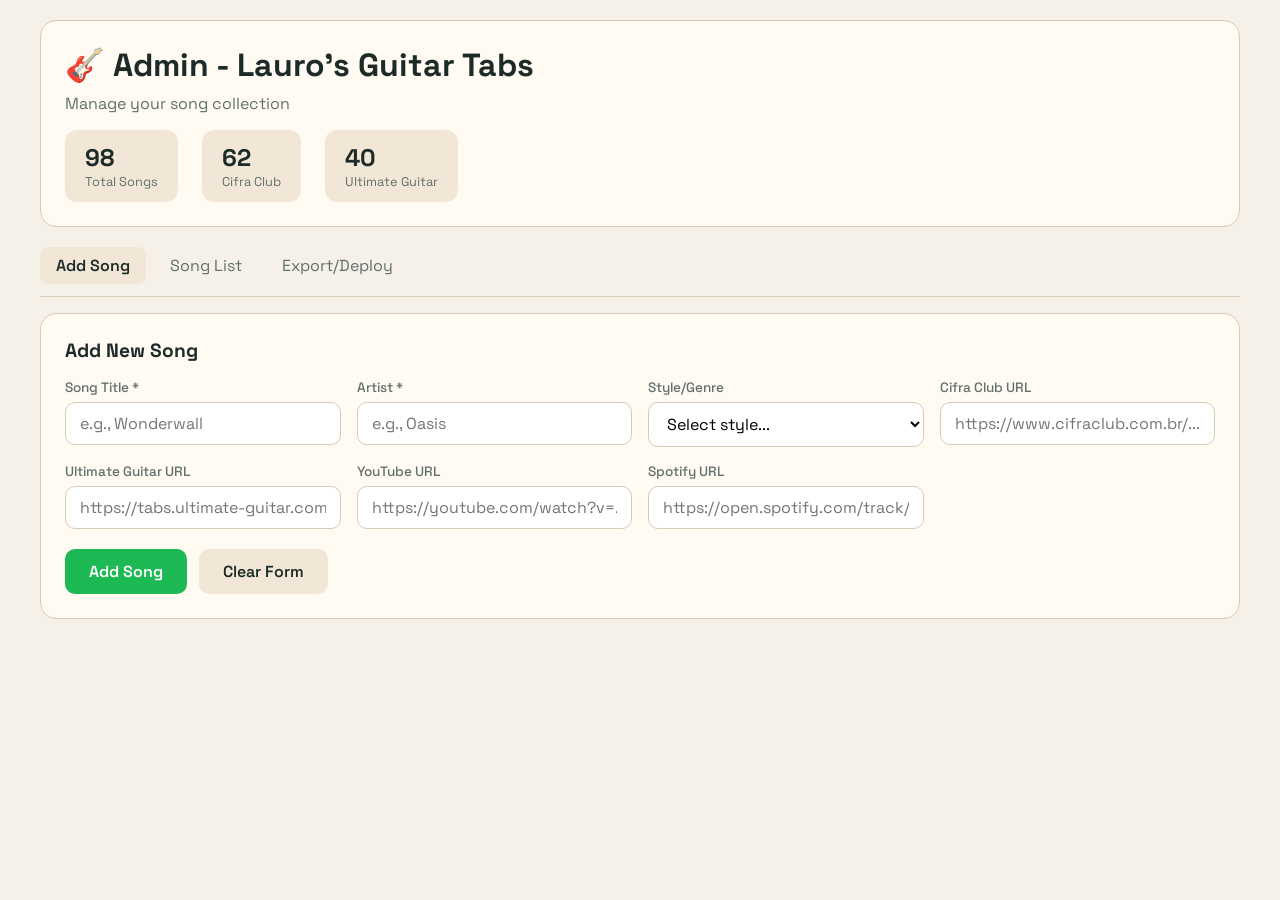
<file: admin.html>
<!DOCTYPE html>
<html lang="en">
<head>
    <meta charset="UTF-8">
    <meta name="viewport" content="width=device-width, initial-scale=1.0">
    <title>Admin - Lauro's Guitar Tabs</title>
    <link rel="preconnect" href="https://fonts.googleapis.com">
    <link rel="preconnect" href="https://fonts.gstatic.com" crossorigin>
    <link href="https://fonts.googleapis.com/css2?family=Space+Grotesk:wght@400;500;700&display=swap" rel="stylesheet">
    <style>
        :root {
            --bg: #f6f1e8;
            --panel: #fffaf2;
            --panel-strong: #f2e7d7;
            --ink: #1d2b28;
            --muted: #61706c;
            --border: #d7cab7;
            --cifra: #da6d2f;
            --ug: #d3a917;
            --success: #1db954;
            --danger: #c9483b;
        }
        * { box-sizing: border-box; }
        body {
            margin: 0;
            font-family: "Space Grotesk", sans-serif;
            color: var(--ink);
            background: var(--bg);
            min-height: 100vh;
            padding: 20px;
        }
        .container {
            max-width: 1200px;
            margin: 0 auto;
        }
        header {
            background: var(--panel);
            border: 1px solid var(--border);
            border-radius: 16px;
            padding: 24px;
            margin-bottom: 20px;
        }
        h1 { margin: 0 0 8px; }
        .subtitle { color: var(--muted); margin: 0; }
        .stats {
            display: flex;
            gap: 24px;
            margin-top: 16px;
        }
        .stat {
            background: var(--panel-strong);
            padding: 12px 20px;
            border-radius: 12px;
        }
        .stat-value {
            font-size: 1.5rem;
            font-weight: 700;
        }
        .stat-label {
            font-size: 0.8rem;
            color: var(--muted);
        }
        .panel {
            background: var(--panel);
            border: 1px solid var(--border);
            border-radius: 16px;
            padding: 24px;
            margin-bottom: 20px;
        }
        .panel h2 {
            margin: 0 0 16px;
            font-size: 1.2rem;
        }
        .form-grid {
            display: grid;
            grid-template-columns: repeat(auto-fit, minmax(250px, 1fr));
            gap: 16px;
        }
        .field {
            display: flex;
            flex-direction: column;
            gap: 6px;
        }
        .field label {
            font-size: 0.85rem;
            font-weight: 500;
            color: var(--muted);
        }
        input, select {
            padding: 10px 14px;
            border: 1px solid var(--border);
            border-radius: 10px;
            font: inherit;
            background: white;
        }
        input:focus, select:focus {
            outline: none;
            border-color: var(--cifra);
        }
        .checkbox-field {
            flex-direction: row;
            align-items: center;
            gap: 10px;
        }
        .checkbox-field input {
            width: 20px;
            height: 20px;
        }
        .btn {
            padding: 12px 24px;
            border: none;
            border-radius: 10px;
            font: inherit;
            font-weight: 600;
            cursor: pointer;
            transition: all 0.2s;
        }
        .btn-primary {
            background: var(--success);
            color: white;
        }
        .btn-primary:hover {
            background: #17a344;
        }
        .btn-danger {
            background: var(--danger);
            color: white;
        }
        .btn-danger:hover {
            background: #b33d31;
        }
        .btn-secondary {
            background: var(--panel-strong);
            color: var(--ink);
        }
        .actions {
            display: flex;
            gap: 12px;
            margin-top: 20px;
            flex-wrap: wrap;
        }
        table {
            width: 100%;
            border-collapse: collapse;
        }
        th, td {
            text-align: left;
            padding: 12px;
            border-bottom: 1px solid var(--border);
        }
        th {
            font-weight: 600;
            color: var(--muted);
            font-size: 0.85rem;
            text-transform: uppercase;
        }
        .style-tag {
            display: inline-block;
            padding: 4px 10px;
            background: var(--panel-strong);
            border-radius: 12px;
            font-size: 0.8rem;
        }
        .link-badge {
            display: inline-block;
            padding: 4px 8px;
            border-radius: 6px;
            font-size: 0.75rem;
            margin-right: 4px;
        }
        .link-cc {
            background: rgba(218, 109, 47, 0.15);
            color: var(--cifra);
        }
        .link-ug {
            background: rgba(211, 169, 23, 0.15);
            color: #b8941d;
        }
        .link-spotify {
            background: rgba(29, 185, 84, 0.15);
            color: #1db954;
        }
        .link-youtube {
            background: rgba(255, 0, 0, 0.15);
            color: #ff0000;
        }
        .delete-btn {
            background: var(--danger);
            color: white;
            border: none;
            padding: 6px 12px;
            border-radius: 6px;
            cursor: pointer;
        }
        .search-box {
            margin-bottom: 16px;
        }
        .search-box input {
            width: 100%;
            max-width: 400px;
        }
        .export-area {
            width: 100%;
            min-height: 200px;
            font-family: monospace;
            font-size: 0.85rem;
        }
        .tabs {
            display: flex;
            gap: 8px;
            margin-bottom: 16px;
            border-bottom: 1px solid var(--border);
            padding-bottom: 12px;
        }
        .tab {
            padding: 8px 16px;
            background: none;
            border: none;
            cursor: pointer;
            font: inherit;
            color: var(--muted);
            border-radius: 8px;
        }
        .tab.active {
            background: var(--panel-strong);
            color: var(--ink);
            font-weight: 600;
        }
        .tab-content {
            display: none;
        }
        .tab-content.active {
            display: block;
        }
    </style>
</head>
<body>
    <div class="container">
        <header>
            <h1>🎸 Admin - Lauro's Guitar Tabs</h1>
            <p class="subtitle">Manage your song collection</p>
            <div class="stats">
                <div class="stat">
                    <div class="stat-value" id="totalSongs">0</div>
                    <div class="stat-label">Total Songs</div>
                </div>
                <div class="stat">
                    <div class="stat-value" id="cifraCount">0</div>
                    <div class="stat-label">Cifra Club</div>
                </div>
                <div class="stat">
                    <div class="stat-value" id="ugCount">0</div>
                    <div class="stat-label">Ultimate Guitar</div>
                </div>
            </div>
        </header>

        <div class="tabs">
            <button class="tab active" data-tab="add">Add Song</button>
            <button class="tab" data-tab="list">Song List</button>
            <button class="tab" data-tab="export">Export/Deploy</button>
        </div>

        <div class="tab-content active" id="add-tab">
            <div class="panel">
                <h2>Add New Song</h2>
                <div class="form-grid">
                    <div class="field">
                        <label for="songTitle">Song Title *</label>
                        <input type="text" id="songTitle" placeholder="e.g., Wonderwall">
                    </div>
                    <div class="field">
                        <label for="songArtist">Artist *</label>
                        <input type="text" id="songArtist" placeholder="e.g., Oasis">
                    </div>
                    <div class="field">
                        <label for="songStyle">Style/Genre</label>
                        <select id="songStyle">
                            <option value="">Select style...</option>
                            <option value="MPB">MPB</option>
                            <option value="Rock">Rock</option>
                            <option value="Pop">Pop</option>
                            <option value="Pop Rock">Pop Rock</option>
                            <option value="Folk">Folk</option>
                            <option value="Reggae">Reggae</option>
                            <option value="Grunge">Grunge</option>
                            <option value="Metal">Metal</option>
                            <option value="Punk Rock">Punk Rock</option>
                            <option value="Alternative Rock">Alternative Rock</option>
                            <option value="Sertanejo">Sertanejo</option>
                            <option value="Children">Children</option>
                            <option value="Instrumental">Instrumental</option>
                        </select>
                    </div>
                    <div class="field">
                        <label for="cifraUrl">Cifra Club URL</label>
                        <input type="url" id="cifraUrl" placeholder="https://www.cifraclub.com.br/...">
                    </div>
                    <div class="field">
                        <label for="ugUrl">Ultimate Guitar URL</label>
                        <input type="url" id="ugUrl" placeholder="https://tabs.ultimate-guitar.com/...">
                    </div>
                    <div class="field">
                        <label for="youtubeUrl">YouTube URL</label>
                        <input type="url" id="youtubeUrl" placeholder="https://youtube.com/watch?v=...">
                    </div>
                    <div class="field">
                        <label for="spotifyUrl">Spotify URL</label>
                        <input type="url" id="spotifyUrl" placeholder="https://open.spotify.com/track/...">
                    </div>
                </div>
                <div class="actions">
                    <button class="btn btn-primary" id="addSongBtn">Add Song</button>
                    <button class="btn btn-secondary" id="clearFormBtn">Clear Form</button>
                </div>
            </div>
        </div>

        <div class="tab-content" id="list-tab">
            <div class="panel">
                <h2>All Songs</h2>
                <div class="search-box">
                    <input type="text" id="searchSongs" placeholder="Search songs...">
                </div>
                <table>
                    <thead>
                        <tr>
                            <th>Song</th>
                            <th>Artist</th>
                            <th>Style</th>
                            <th>Links</th>
                            <th>Action</th>
                        </tr>
                    </thead>
                    <tbody id="songsTable"></tbody>
                </table>
            </div>
        </div>

        <div class="tab-content" id="export-tab">
            <div class="panel">
                <h2>Export & Deploy</h2>
                <p>Copy this JSON and update the <code>ALL_SONGS</code> array in <code>app.js</code>, then commit to GitHub.</p>
                <textarea class="export-area" id="exportArea" readonly></textarea>
                <div class="actions">
                    <button class="btn btn-primary" id="copyBtn">Copy to Clipboard</button>
                    <button class="btn btn-secondary" id="downloadBtn">Download app.js</button>
                </div>
            </div>
        </div>
    </div>

    <script src="admin.js"></script>
</body>
</html>
</file>
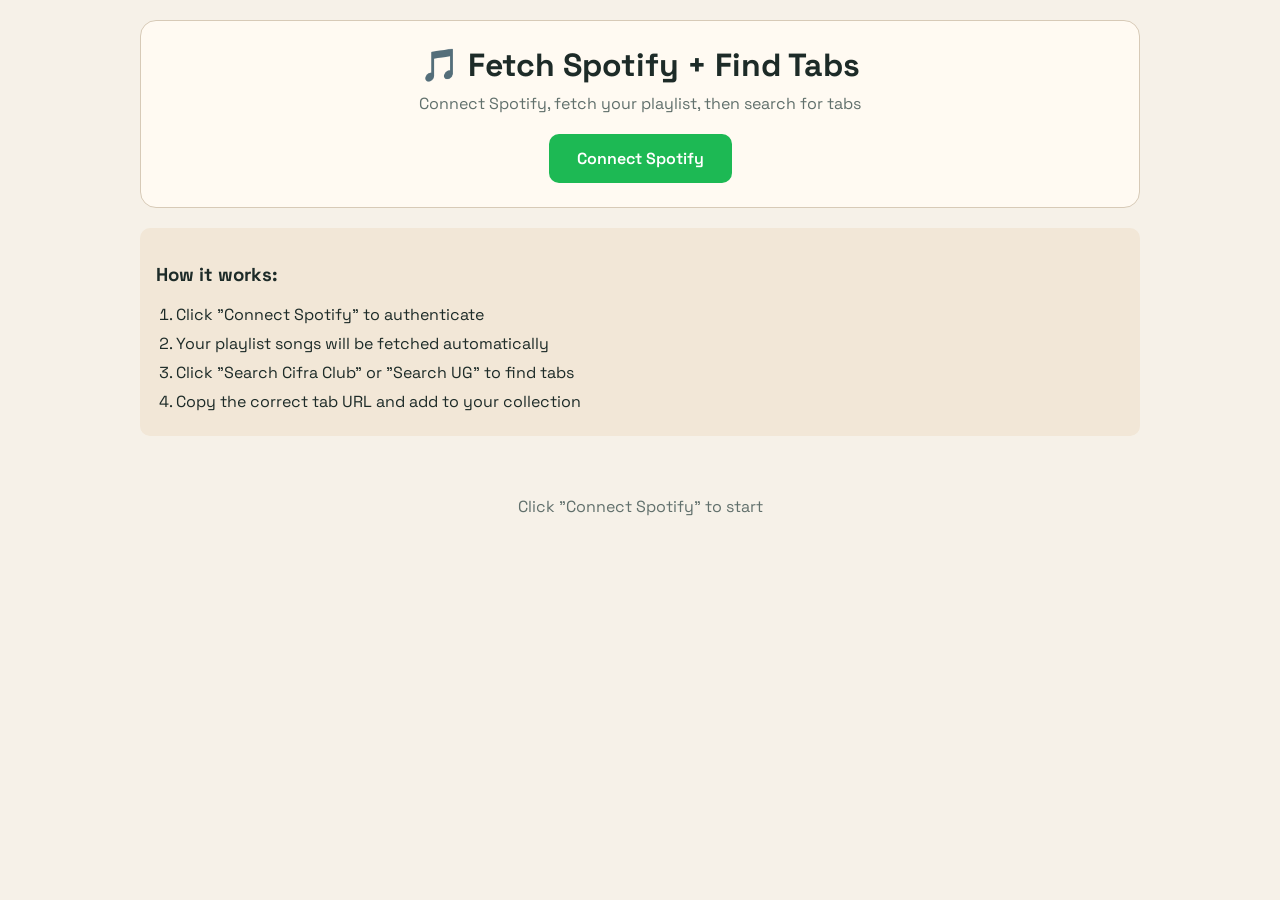
<file: fetch-spotify.html>
<!DOCTYPE html>
<html lang="en">
<head>
    <meta charset="UTF-8">
    <meta name="viewport" content="width=device-width, initial-scale=1.0">
    <title>Fetch Spotify + Find Tabs</title>
    <link rel="preconnect" href="https://fonts.googleapis.com">
    <link rel="preconnect" href="https://fonts.gstatic.com" crossorigin>
    <link href="https://fonts.googleapis.com/css2?family=Space+Grotesk:wght@400;500;700&display=swap" rel="stylesheet">
    <style>
        :root {
            --bg: #f6f1e8;
            --panel: #fffaf2;
            --panel-strong: #f2e7d7;
            --ink: #1d2b28;
            --muted: #61706c;
            --border: #d7cab7;
            --cifra: #da6d2f;
            --ug: #d3a917;
            --spotify: #1db954;
            --success: #1db954;
        }
        * { box-sizing: border-box; }
        body {
            margin: 0;
            font-family: "Space Grotesk", sans-serif;
            color: var(--ink);
            background: var(--bg);
            min-height: 100vh;
            padding: 20px;
        }
        .container {
            max-width: 1000px;
            margin: 0 auto;
        }
        header {
            background: var(--panel);
            border: 1px solid var(--border);
            border-radius: 16px;
            padding: 24px;
            margin-bottom: 20px;
            text-align: center;
        }
        h1 { margin: 0 0 8px; }
        .subtitle { color: var(--muted); margin: 0 0 20px; }
        .btn {
            padding: 14px 28px;
            border: none;
            border-radius: 10px;
            font: inherit;
            font-weight: 600;
            cursor: pointer;
            transition: all 0.2s;
            font-size: 1rem;
        }
        .btn-spotify {
            background: var(--spotify);
            color: white;
        }
        .btn-spotify:hover {
            background: #17a344;
        }
        .panel {
            background: var(--panel);
            border: 1px solid var(--border);
            border-radius: 16px;
            padding: 24px;
            margin-bottom: 20px;
        }
        .panel h2 {
            margin: 0 0 16px;
            font-size: 1.2rem;
        }
        .song-item {
            padding: 16px;
            border-bottom: 1px solid var(--border);
        }
        .song-item:last-child {
            border-bottom: none;
        }
        .song-title {
            font-weight: 600;
            font-size: 1.1rem;
            margin-bottom: 4px;
        }
        .song-artist {
            color: var(--muted);
            margin-bottom: 12px;
        }
        .search-links {
            display: flex;
            gap: 10px;
            flex-wrap: wrap;
        }
        .search-link {
            display: inline-flex;
            align-items: center;
            gap: 6px;
            padding: 8px 14px;
            border-radius: 8px;
            text-decoration: none;
            font-size: 0.85rem;
            font-weight: 500;
        }
        .link-cifra {
            background: rgba(218, 109, 47, 0.15);
            color: var(--cifra);
        }
        .link-cifra:hover {
            background: var(--cifra);
            color: white;
        }
        .link-ug {
            background: rgba(211, 169, 23, 0.15);
            color: #b8941d;
        }
        .link-ug:hover {
            background: var(--ug);
            color: white;
        }
        .link-spotify {
            background: rgba(29, 185, 84, 0.15);
            color: var(--spotify);
        }
        .link-spotify:hover {
            background: var(--spotify);
            color: white;
        }
        .instructions {
            background: var(--panel-strong);
            padding: 16px;
            border-radius: 10px;
            margin-bottom: 20px;
        }
        .instructions ol {
            margin: 0;
            padding-left: 20px;
        }
        .instructions li {
            margin-bottom: 8px;
        }
        #status {
            text-align: center;
            padding: 40px;
            color: var(--muted);
        }
        .export-section {
            margin-top: 20px;
            padding-top: 20px;
            border-top: 2px solid var(--border);
        }
        textarea {
            width: 100%;
            min-height: 200px;
            padding: 12px;
            border: 1px solid var(--border);
            border-radius: 10px;
            font-family: monospace;
            font-size: 0.85rem;
            resize: vertical;
        }
        .btn-secondary {
            background: var(--panel-strong);
            color: var(--ink);
            margin-top: 10px;
        }
    </style>
</head>
<body>
    <div class="container">
        <header>
            <h1>🎵 Fetch Spotify + Find Tabs</h1>
            <p class="subtitle">Connect Spotify, fetch your playlist, then search for tabs</p>
            <button class="btn btn-spotify" id="connectBtn" onclick="authenticate()">Connect Spotify</button>
        </header>

        <div class="instructions" id="instructions">
            <h3>How it works:</h3>
            <ol>
                <li>Click "Connect Spotify" to authenticate</li>
                <li>Your playlist songs will be fetched automatically</li>
                <li>Click "Search Cifra Club" or "Search UG" to find tabs</li>
                <li>Copy the correct tab URL and add to your collection</li>
            </ol>
        </div>

        <div id="status">Click "Connect Spotify" to start</div>

        <div class="panel" id="resultsPanel" style="display: none;">
            <h2>Songs from Playlist <span id="songCount"></span></h2>
            <div id="songsList"></div>
            
            <div class="export-section">
                <h3>Export for Admin</h3>
                <p>Copy this JSON and paste into the admin backoffice:</p>
                <textarea id="exportJson" readonly></textarea>
                <button class="btn btn-secondary" onclick="copyExport()">Copy to Clipboard</button>
            </div>
        </div>
    </div>

    <script>
        const SPOTIFY_CLIENT_ID = '1b70bc8f5c3645a394da45a14c2429b3';
        const REDIRECT_URI = window.location.origin + window.location.pathname;
        const PLAYLIST_ID = '7mlYHWuou26jubLIsk6wvk';

        let accessToken = null;

        function authenticate() {
            const scopes = 'playlist-read-private playlist-read-collaborative';
            const authUrl = `https://accounts.spotify.com/authorize?` +
                `client_id=${SPOTIFY_CLIENT_ID}` +
                `&response_type=token` +
                `&redirect_uri=${encodeURIComponent(REDIRECT_URI)}` +
                `&scope=${encodeURIComponent(scopes)}`;
            window.location.href = authUrl;
        }

        function handleCallback() {
            const hash = window.location.hash;
            if (hash.includes('access_token')) {
                const params = new URLSearchParams(hash.substring(1));
                accessToken = params.get('access_token');
                history.replaceState(null, null, window.location.pathname);
                return true;
            }
            return false;
        }

        async function fetchPlaylist() {
            const response = await fetch(`https://api.spotify.com/v1/playlists/${PLAYLIST_ID}/tracks`, {
                headers: { 'Authorization': `Bearer ${accessToken}` }
            });

            if (!response.ok) {
                throw new Error('Failed to fetch playlist');
            }

            const data = await response.json();
            return data.items.map(item => ({
                title: item.track.name,
                artist: item.track.artists.map(a => a.name).join(', '),
                album: item.track.album.name,
                spotifyUrl: item.track.external_urls.spotify
            }));
        }

        function generateSearchUrls(song) {
            const encodedTitle = encodeURIComponent(song.title);
            const encodedArtist = encodeURIComponent(song.artist);
            
            return {
                cifraClub: `https://www.cifraclub.com.br/busca/?q=${encodedTitle}%20${encodedArtist}`,
                ultimateGuitar: `https://www.ultimate-guitar.com/search.php?search_type=title&value=${encodedTitle}`
            };
        }

        function renderSongs(songs) {
            const container = document.getElementById('songsList');
            document.getElementById('songCount').textContent = `(${songs.length})`;
            
            container.innerHTML = songs.map((song, index) => {
                const urls = generateSearchUrls(song);
                return `
                    <div class="song-item">
                        <div class="song-title">${escapeHtml(song.title)}</div>
                        <div class="song-artist">${escapeHtml(song.artist)}</div>
                        <div class="search-links">
                            <a href="${song.spotifyUrl}" target="_blank" class="search-link link-spotify">🎵 Spotify</a>
                            <a href="${urls.cifraClub}" target="_blank" class="search-link link-cifra">🎸 Search Cifra Club</a>
                            <a href="${urls.ultimateGuitar}" target="_blank" class="search-link link-ug">🎼 Search UG</a>
                        </div>
                    </div>
                `;
            }).join('');

            // Generate export JSON
            const exportSongs = songs.map(s => ({
                title: s.title,
                artist: s.artist,
                style: 'Unknown',
                spotifyUrl: s.spotifyUrl
            }));
            document.getElementById('exportJson').value = JSON.stringify(exportSongs, null, 2);
        }

        function escapeHtml(text) {
            const div = document.createElement('div');
            div.textContent = text;
            return div.innerHTML;
        }

        function copyExport() {
            const textarea = document.getElementById('exportJson');
            textarea.select();
            document.execCommand('copy');
            alert('Copied! Now paste into admin.html to add these songs.');
        }

        async function init() {
            if (handleCallback()) {
                // Authenticated, fetch playlist
                document.getElementById('connectBtn').style.display = 'none';
                document.getElementById('instructions').style.display = 'none';
                document.getElementById('status').textContent = 'Fetching playlist...';
                
                try {
                    const songs = await fetchPlaylist();
                    document.getElementById('status').style.display = 'none';
                    document.getElementById('resultsPanel').style.display = 'block';
                    renderSongs(songs);
                } catch (error) {
                    document.getElementById('status').textContent = 'Error: ' + error.message;
                }
            }
        }

        init();
    </script>
</body>
</html>
</file>
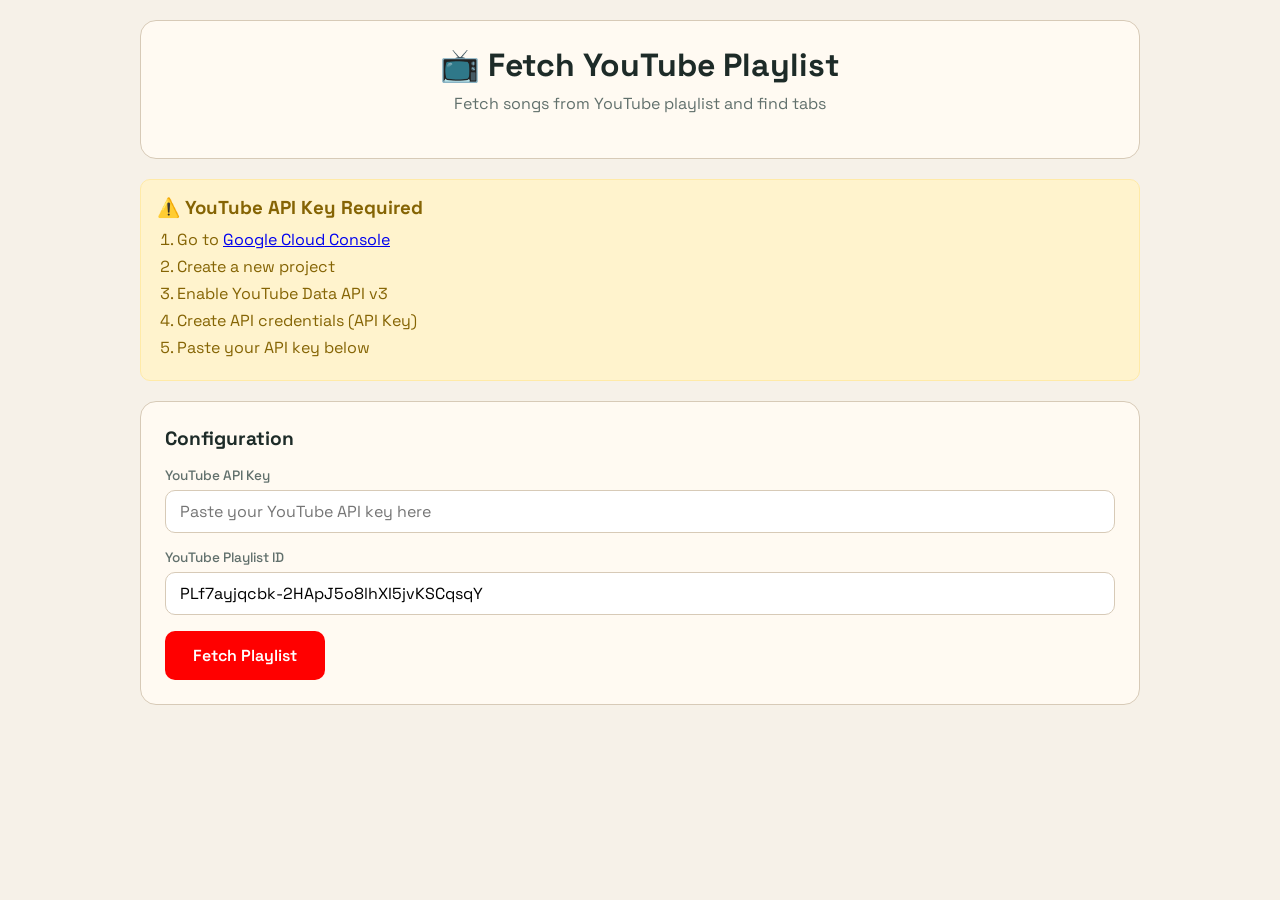
<file: fetch-youtube.html>
<!DOCTYPE html>
<html lang="en">
<head>
    <meta charset="UTF-8">
    <meta name="viewport" content="width=device-width, initial-scale=1.0">
    <title>Fetch YouTube Playlist</title>
    <link rel="preconnect" href="https://fonts.googleapis.com">
    <link rel="preconnect" href="https://fonts.gstatic.com" crossorigin>
    <link href="https://fonts.googleapis.com/css2?family=Space+Grotesk:wght@400;500;700&display=swap" rel="stylesheet">
    <style>
        :root {
            --bg: #f6f1e8;
            --panel: #fffaf2;
            --panel-strong: #f2e7d7;
            --ink: #1d2b28;
            --muted: #61706c;
            --border: #d7cab7;
            --cifra: #da6d2f;
            --ug: #d3a917;
            --youtube: #ff0000;
        }
        * { box-sizing: border-box; }
        body {
            margin: 0;
            font-family: "Space Grotesk", sans-serif;
            color: var(--ink);
            background: var(--bg);
            min-height: 100vh;
            padding: 20px;
        }
        .container {
            max-width: 1000px;
            margin: 0 auto;
        }
        header {
            background: var(--panel);
            border: 1px solid var(--border);
            border-radius: 16px;
            padding: 24px;
            margin-bottom: 20px;
            text-align: center;
        }
        h1 { margin: 0 0 8px; }
        .subtitle { color: var(--muted); margin: 0 0 20px; }
        .btn {
            padding: 14px 28px;
            border: none;
            border-radius: 10px;
            font: inherit;
            font-weight: 600;
            cursor: pointer;
            transition: all 0.2s;
            font-size: 1rem;
        }
        .btn-youtube {
            background: var(--youtube);
            color: white;
        }
        .btn-youtube:hover {
            background: #cc0000;
        }
        .panel {
            background: var(--panel);
            border: 1px solid var(--border);
            border-radius: 16px;
            padding: 24px;
            margin-bottom: 20px;
        }
        .panel h2 {
            margin: 0 0 16px;
            font-size: 1.2rem;
        }
        .field {
            margin-bottom: 16px;
        }
        .field label {
            display: block;
            margin-bottom: 6px;
            font-size: 0.85rem;
            font-weight: 500;
            color: var(--muted);
        }
        input {
            width: 100%;
            padding: 10px 14px;
            border: 1px solid var(--border);
            border-radius: 10px;
            font: inherit;
        }
        .instructions {
            background: var(--panel-strong);
            padding: 16px;
            border-radius: 10px;
            margin-bottom: 20px;
        }
        .instructions ol {
            margin: 0;
            padding-left: 20px;
        }
        .song-item {
            padding: 16px;
            border-bottom: 1px solid var(--border);
        }
        .song-item:last-child {
            border-bottom: none;
        }
        .song-title {
            font-weight: 600;
            margin-bottom: 4px;
        }
        .song-artist {
            color: var(--muted);
            margin-bottom: 12px;
        }
        .search-links {
            display: flex;
            gap: 10px;
            flex-wrap: wrap;
        }
        .search-link {
            display: inline-flex;
            align-items: center;
            gap: 6px;
            padding: 8px 14px;
            border-radius: 8px;
            text-decoration: none;
            font-size: 0.85rem;
            font-weight: 500;
        }
        .link-cifra {
            background: rgba(218, 109, 47, 0.15);
            color: var(--cifra);
        }
        .link-ug {
            background: rgba(211, 169, 23, 0.15);
            color: #b8941d;
        }
        .link-youtube {
            background: rgba(255, 0, 0, 0.15);
            color: var(--youtube);
        }
        textarea {
            width: 100%;
            min-height: 200px;
            padding: 12px;
            border: 1px solid var(--border);
            border-radius: 10px;
            font-family: monospace;
            font-size: 0.85rem;
        }
        .btn-secondary {
            background: var(--panel-strong);
            color: var(--ink);
            margin-top: 10px;
        }
        #status {
            text-align: center;
            padding: 40px;
            color: var(--muted);
        }
        .api-key-help {
            background: #fff3cd;
            border: 1px solid #ffeaa7;
            padding: 16px;
            border-radius: 10px;
            margin-bottom: 20px;
        }
        .api-key-help h3 {
            margin: 0 0 10px;
            color: #856404;
        }
        .api-key-help ol {
            margin: 0;
            padding-left: 20px;
            color: #856404;
        }
        .api-key-help li {
            margin-bottom: 6px;
        }
    </style>
</head>
<body>
    <div class="container">
        <header>
            <h1>📺 Fetch YouTube Playlist</h1>
            <p class="subtitle">Fetch songs from YouTube playlist and find tabs</p>
        </header>

        <div class="api-key-help">
            <h3>⚠️ YouTube API Key Required</h3>
            <ol>
                <li>Go to <a href="https://console.cloud.google.com/" target="_blank">Google Cloud Console</a></li>
                <li>Create a new project</li>
                <li>Enable YouTube Data API v3</li>
                <li>Create API credentials (API Key)</li>
                <li>Paste your API key below</li>
            </ol>
        </div>

        <div class="panel">
            <h2>Configuration</h2>
            <div class="field">
                <label for="apiKey">YouTube API Key</label>
                <input type="text" id="apiKey" placeholder="Paste your YouTube API key here">
            </div>
            <div class="field">
                <label for="playlistId">YouTube Playlist ID</label>
                <input type="text" id="playlistId" value="PLf7ayjqcbk-2HApJ5o8lhXI5jvKSCqsqY" placeholder="e.g., PLf7ayjqcbk-2HApJ5o8lhXI5jvKSCqsqY">
            </div>
            <button class="btn btn-youtube" onclick="fetchPlaylist()">Fetch Playlist</button>
        </div>

        <div id="status"></div>

        <div class="panel" id="resultsPanel" style="display: none;">
            <h2>Songs from Playlist <span id="songCount"></span></h2>
            <div id="songsList"></div>
            
            <div style="margin-top: 20px; padding-top: 20px; border-top: 2px solid var(--border);">
                <h3>Export for Admin</h3>
                <textarea id="exportJson" readonly></textarea>
                <button class="btn btn-secondary" onclick="copyExport()">Copy to Clipboard</button>
            </div>
        </div>
    </div>

    <script>
        const YOUTUBE_API_BASE = 'https://www.googleapis.com/youtube/v3';

        async function fetchPlaylist() {
            const apiKey = document.getElementById('apiKey').value.trim();
            const playlistId = document.getElementById('playlistId').value.trim();
            
            if (!apiKey || !playlistId) {
                alert('Please enter both API Key and Playlist ID');
                return;
            }

            document.getElementById('status').textContent = 'Fetching playlist...';
            
            try {
                const response = await fetch(`${YOUTUBE_API_BASE}/playlistItems?part=snippet&maxResults=50&playlistId=${playlistId}&key=${apiKey}`);
                
                if (!response.ok) {
                    const error = await response.json();
                    throw new Error(error.error?.message || 'Failed to fetch playlist');
                }
                
                const data = await response.json();
                const songs = data.items.map(item => ({
                    title: item.snippet.title,
                    artist: 'Unknown', // YouTube doesn't provide artist info
                    youtubeUrl: `https://youtube.com/watch?v=${item.snippet.resourceId.videoId}`,
                    videoId: item.snippet.resourceId.videoId
                }));
                
                renderSongs(songs);
                document.getElementById('status').style.display = 'none';
                document.getElementById('resultsPanel').style.display = 'block';
                
            } catch (error) {
                document.getElementById('status').textContent = 'Error: ' + error.message;
            }
        }

        function generateSearchUrls(song) {
            const encodedTitle = encodeURIComponent(song.title);
            return {
                cifraClub: `https://www.cifraclub.com.br/busca/?q=${encodedTitle}`,
                ultimateGuitar: `https://www.ultimate-guitar.com/search.php?search_type=title&value=${encodedTitle}`
            };
        }

        function renderSongs(songs) {
            const container = document.getElementById('songsList');
            document.getElementById('songCount').textContent = `(${songs.length})`;
            
            container.innerHTML = songs.map((song, index) => {
                const urls = generateSearchUrls(song);
                return `
                    <div class="song-item">
                        <div class="song-title">${escapeHtml(song.title)}</div>
                        <div class="search-links">
                            <a href="${song.youtubeUrl}" target="_blank" class="search-link link-youtube">📺 YouTube</a>
                            <a href="${urls.cifraClub}" target="_blank" class="search-link link-cifra">🎸 Search Cifra Club</a>
                            <a href="${urls.ultimateGuitar}" target="_blank" class="search-link link-ug">🎼 Search UG</a>
                        </div>
                    </div>
                `;
            }).join('');

            // Generate export JSON
            const exportSongs = songs.map(s => ({
                title: s.title,
                artist: s.artist,
                style: 'Unknown',
                youtubeUrl: s.youtubeUrl
            }));
            document.getElementById('exportJson').value = JSON.stringify(exportSongs, null, 2);
        }

        function escapeHtml(text) {
            const div = document.createElement('div');
            div.textContent = text;
            return div.innerHTML;
        }

        function copyExport() {
            const textarea = document.getElementById('exportJson');
            textarea.select();
            document.execCommand('copy');
            alert('Copied! Now paste into admin.html to add these songs.');
        }
    </script>
</body>
</html>
</file>
